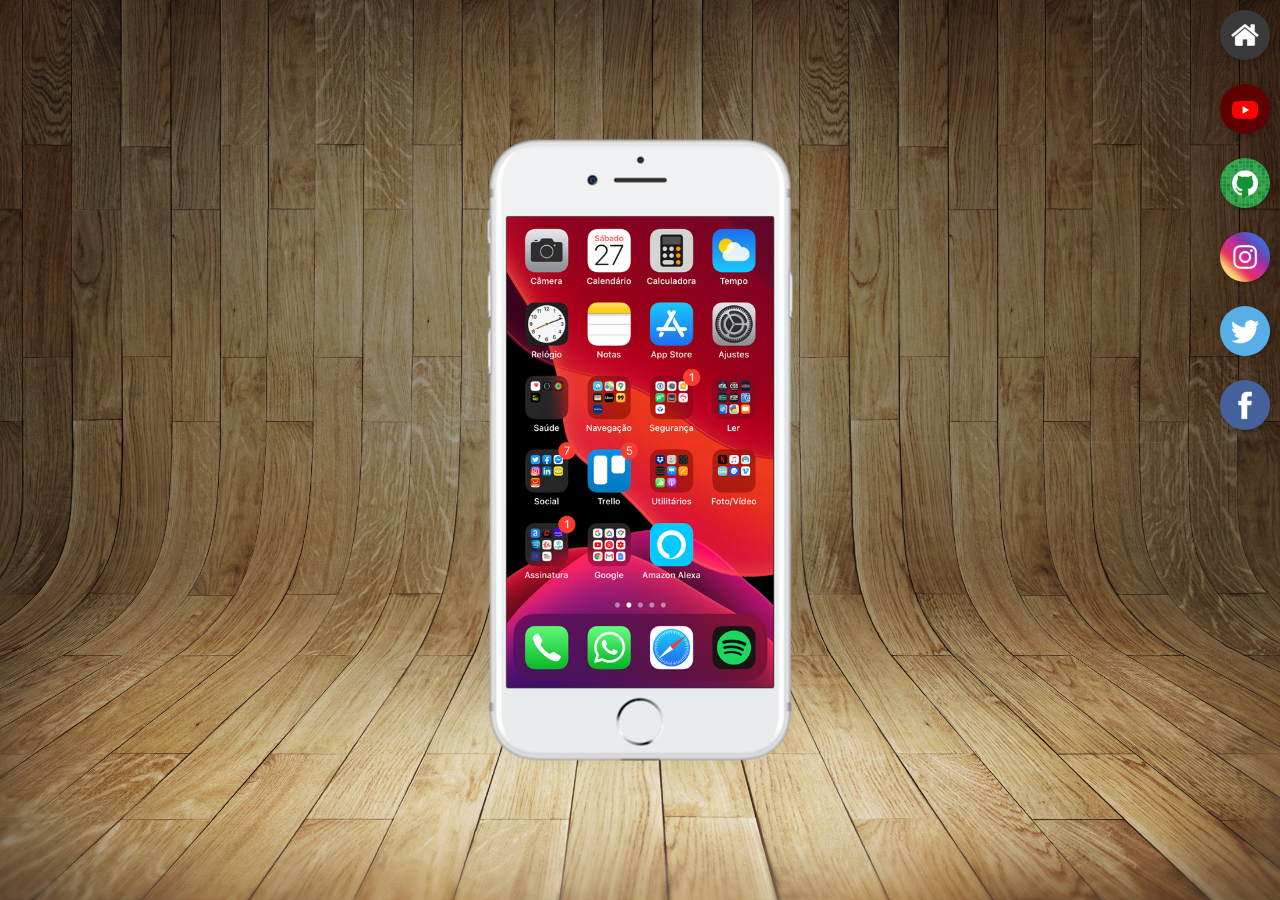
<file: index.html>
<!DOCTYPE html>
<html lang="pt-br">
<head>
    <meta charset="UTF-8">
    <meta name="viewport" content="width=device-width, initial-scale=1.0">
    <link rel="shortcut icon" href="favicon.ico" type="image/x-icon">
    <link rel="stylesheet" href="Estilos/style.css">
    <title>Projeto Redes Sociais</title>
</head>
<body>
    <main>
        <section id="telefone">
           <iframe src="home.html" name="tela" id="tela" frameborder="0">
            Seu navegador não é compativel com ísso.
           </iframe>
               
        </section>
        <section id="redes-sociais">
              <a href="home.html" target="tela"><img src="imagens/logo-home.jpg" alt="home"></a> <br>
              <a href="youtube.html" target="tela"><img src="imagens/logo-youtube.jpg" alt="youtube"></a> <br>
              <a href="gitgub.html" target="tela"><img src="imagens/logo-github.jpg" alt="github"></a> <br>
              <a href="instagran.html" target="tela"><img src="imagens/logo-instagram.jpg" alt="instagram"></a> <br>
              <a href="twitter.html" target="tela"><img src="imagens/logo-twitter.jpg" alt="twitter"></a> <br>
              <a href="facebook.html" target="tela"><img src="imagens/logo-facebook.jpg" alt="face"></a>
        </section>
    </main>
</body>
</html>
</file>
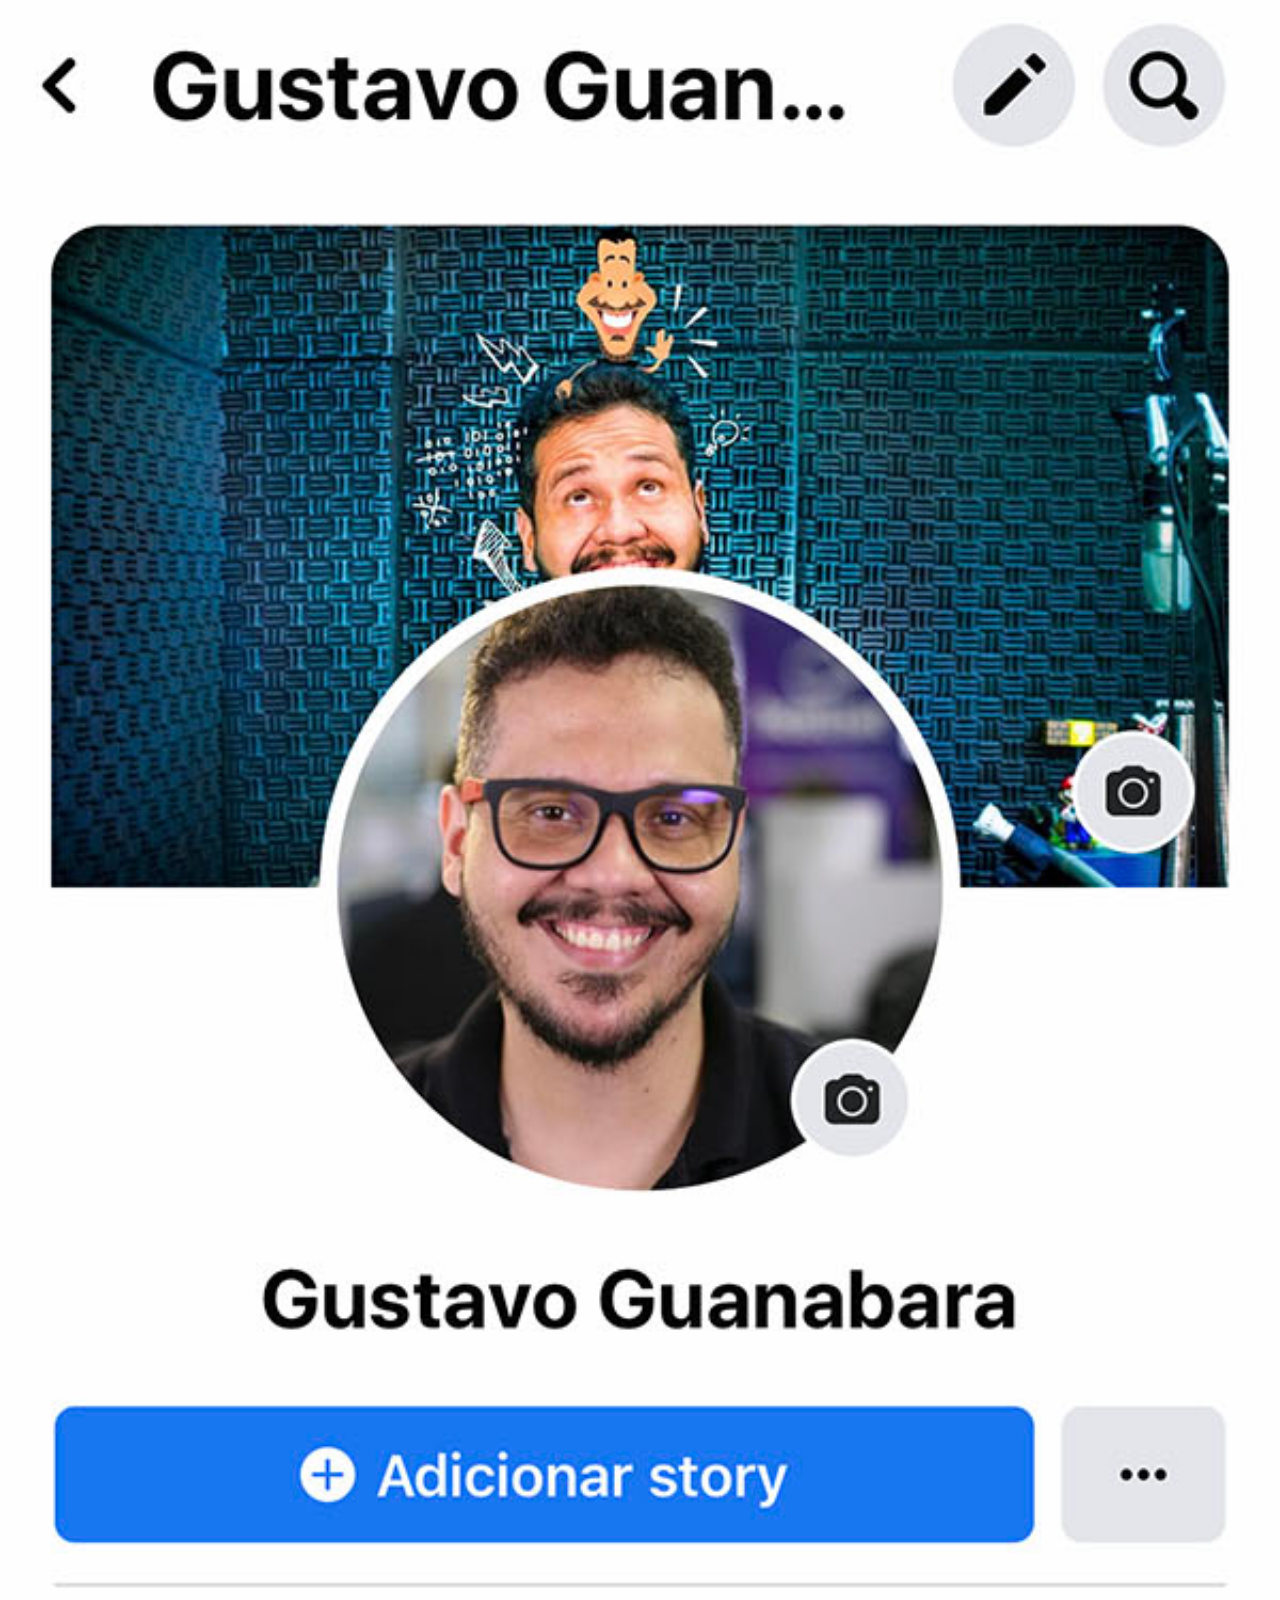
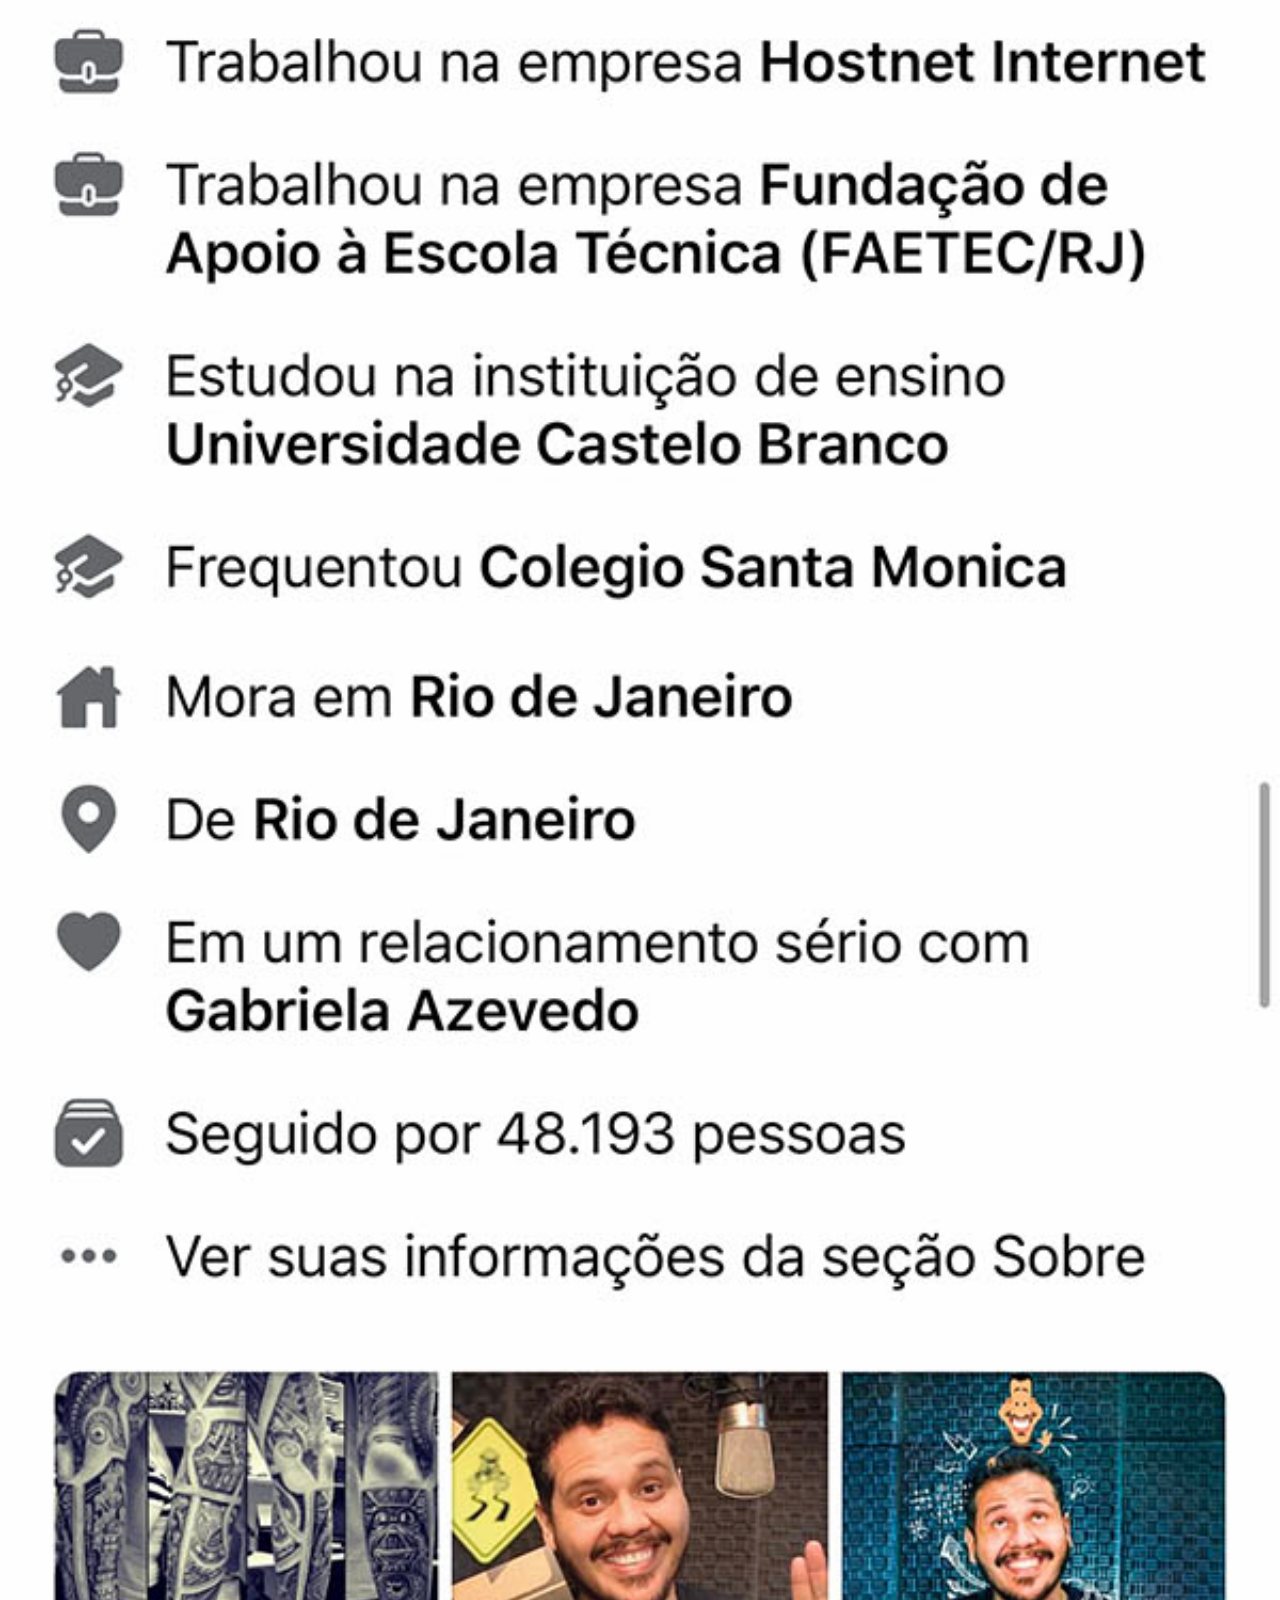
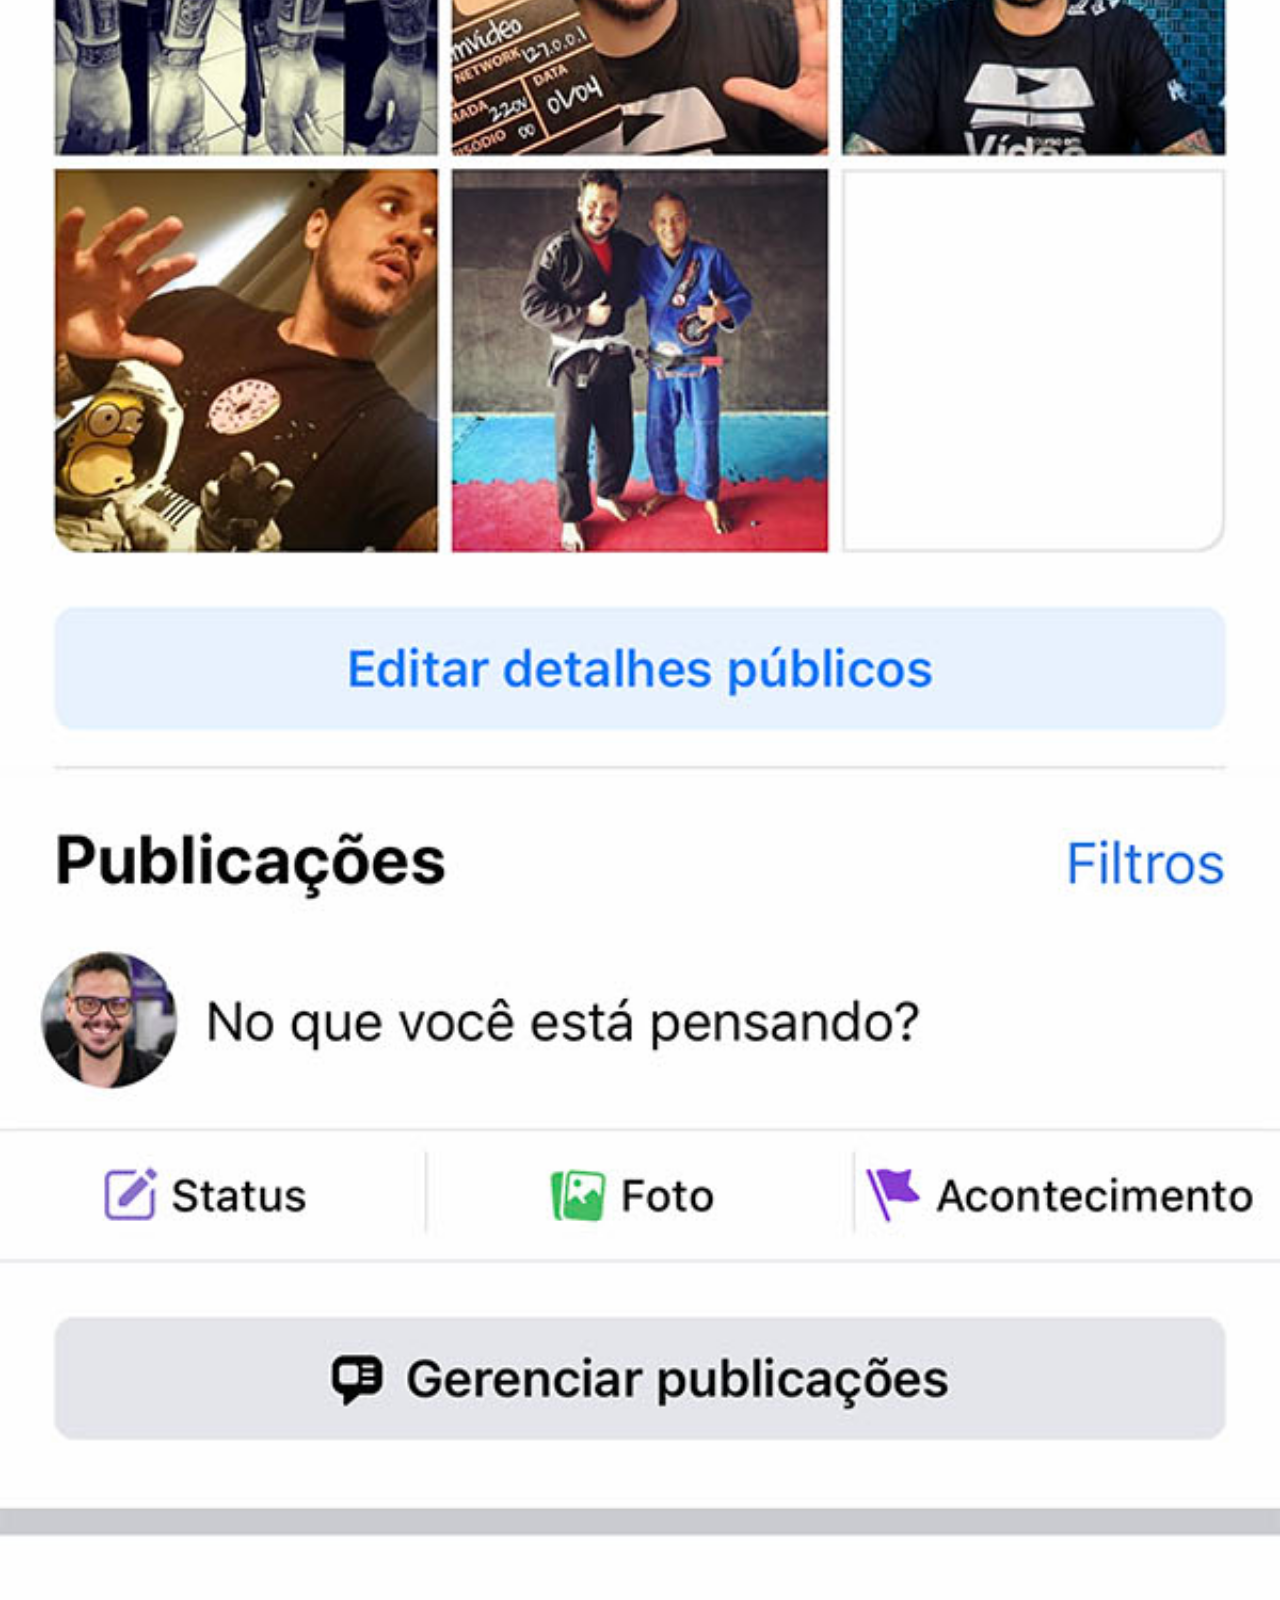
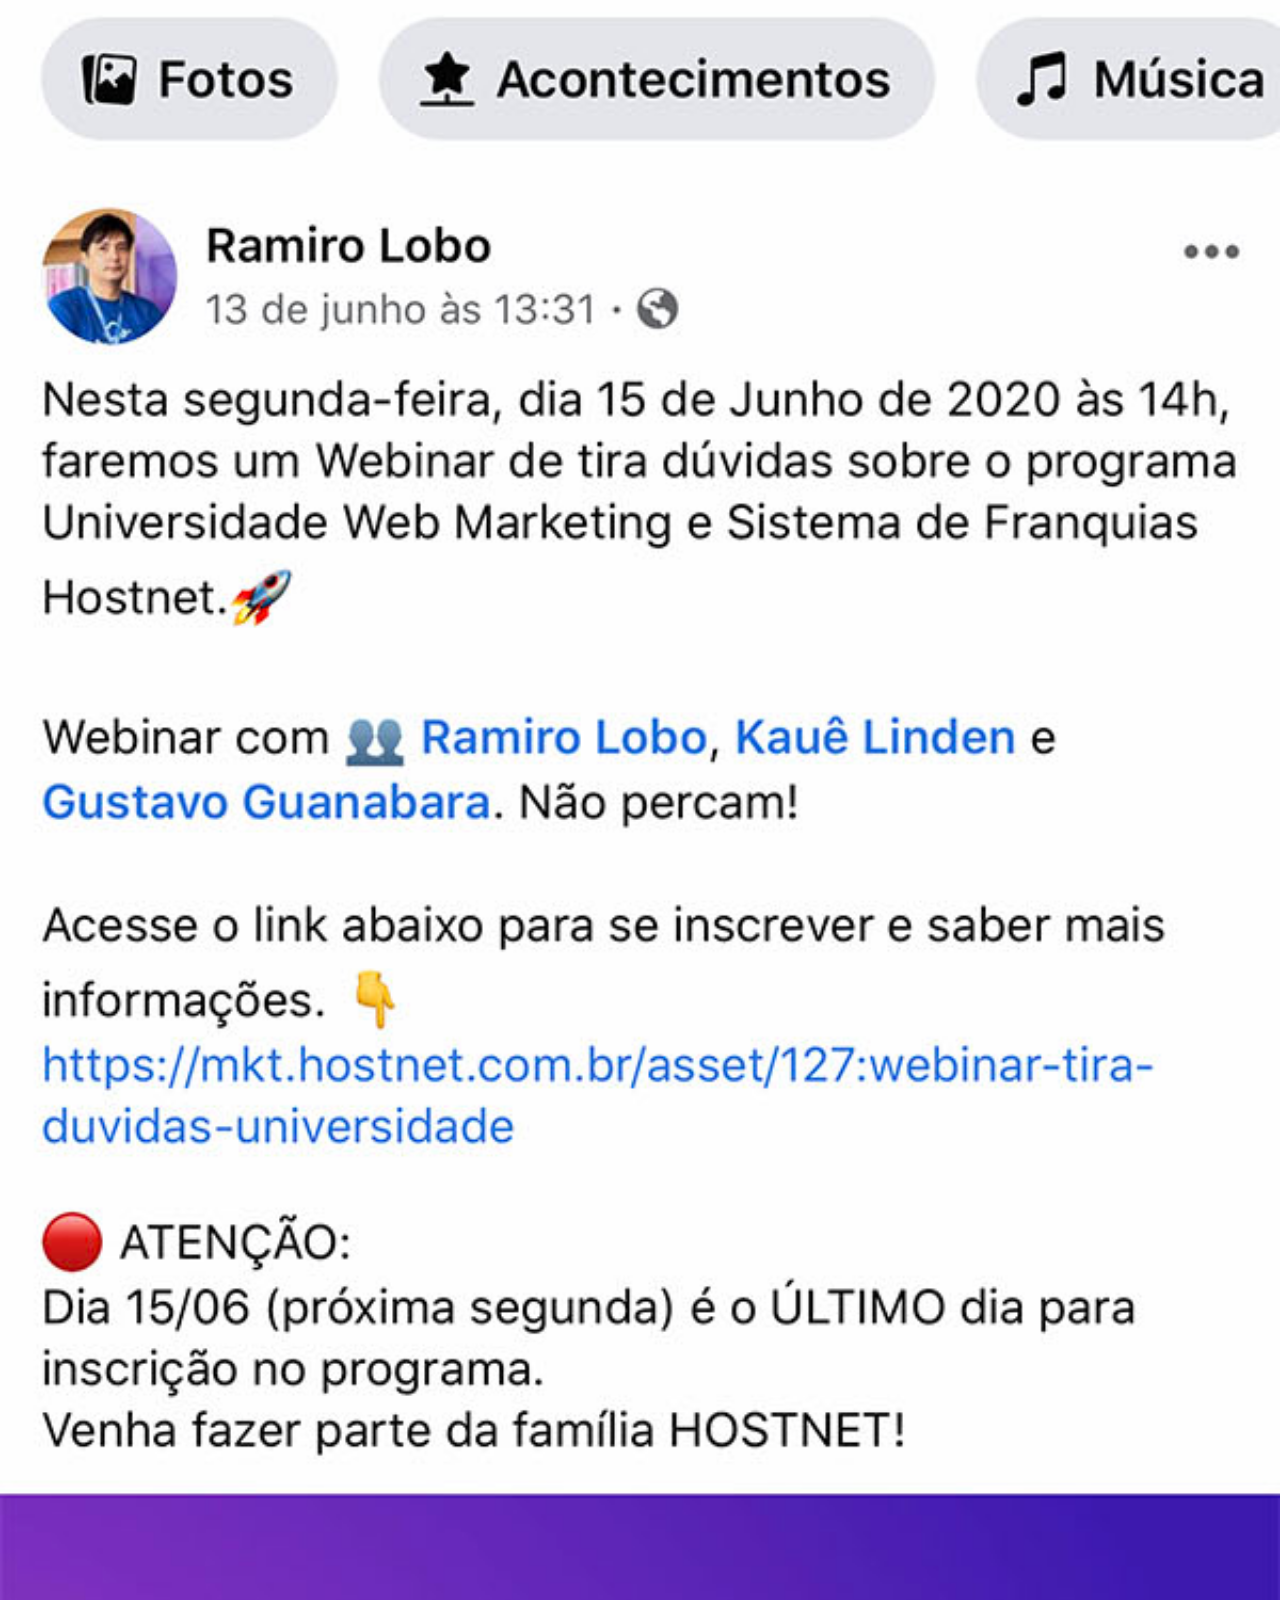
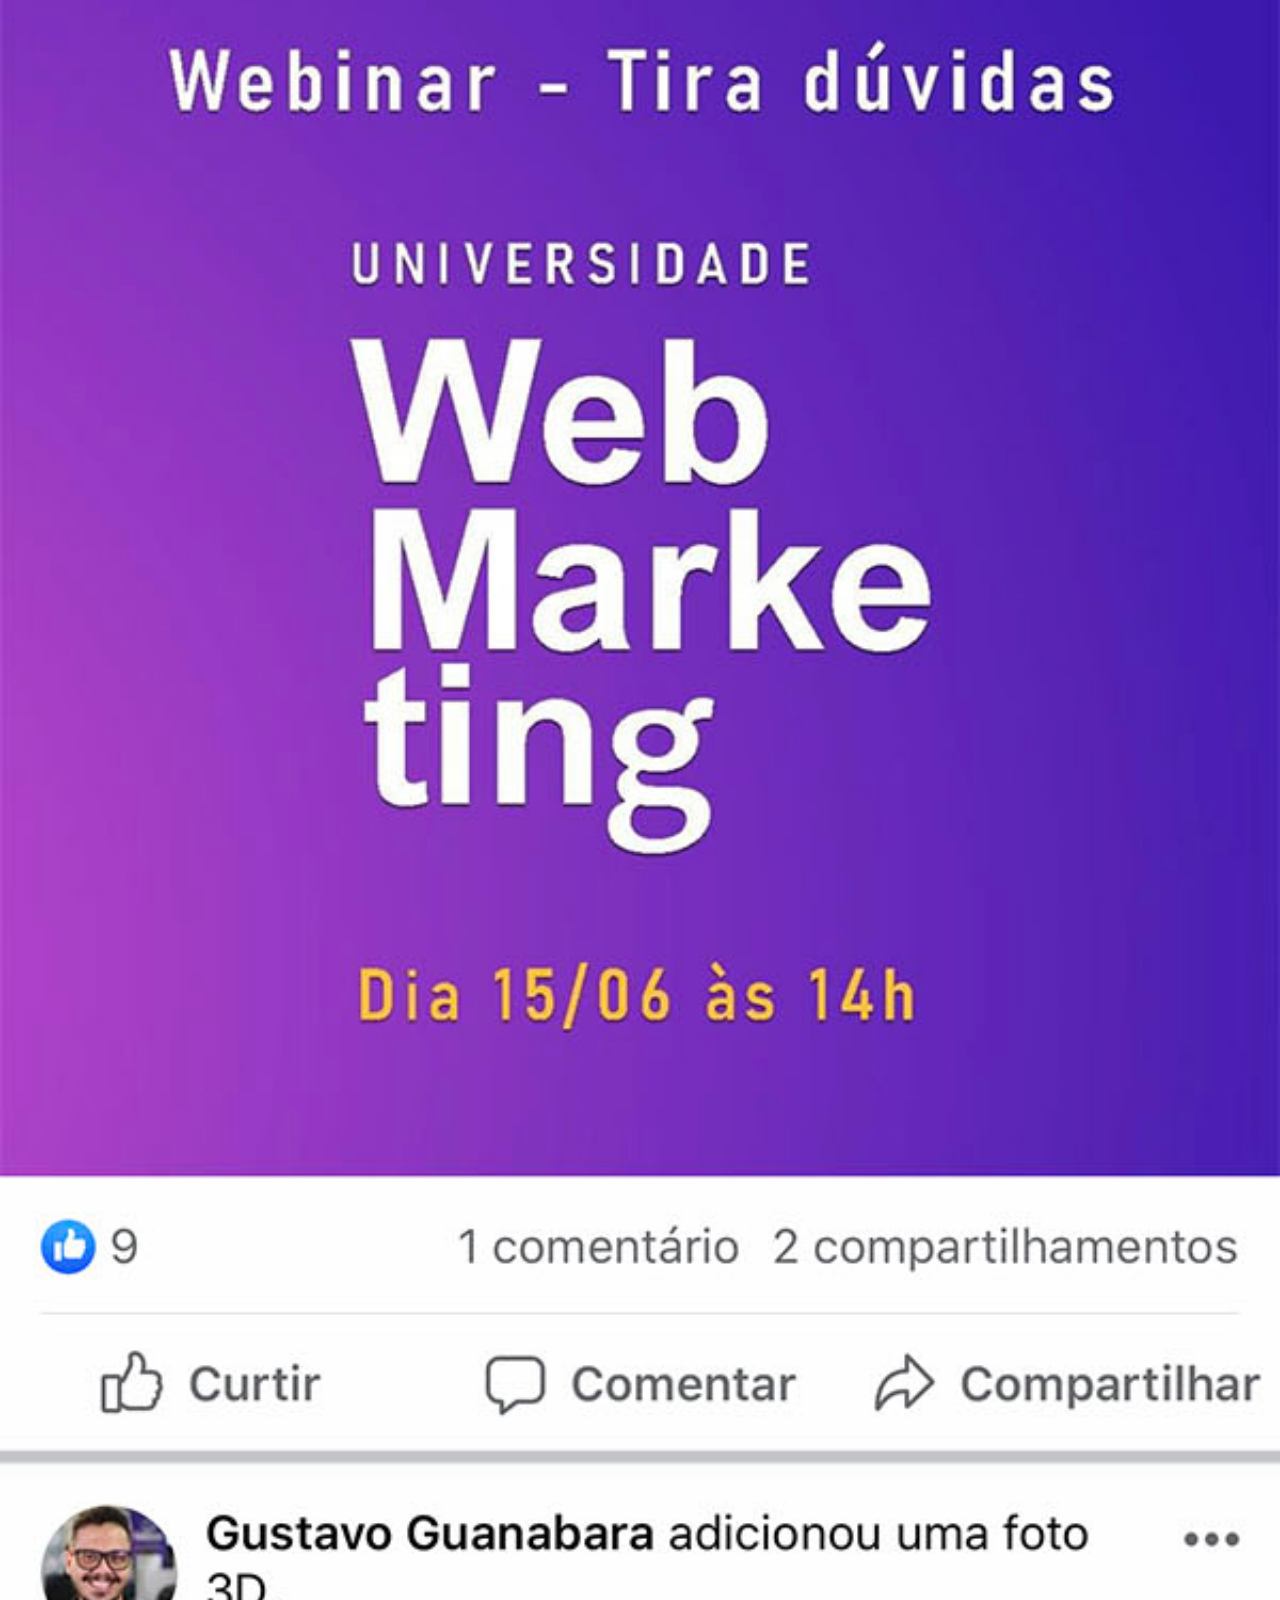
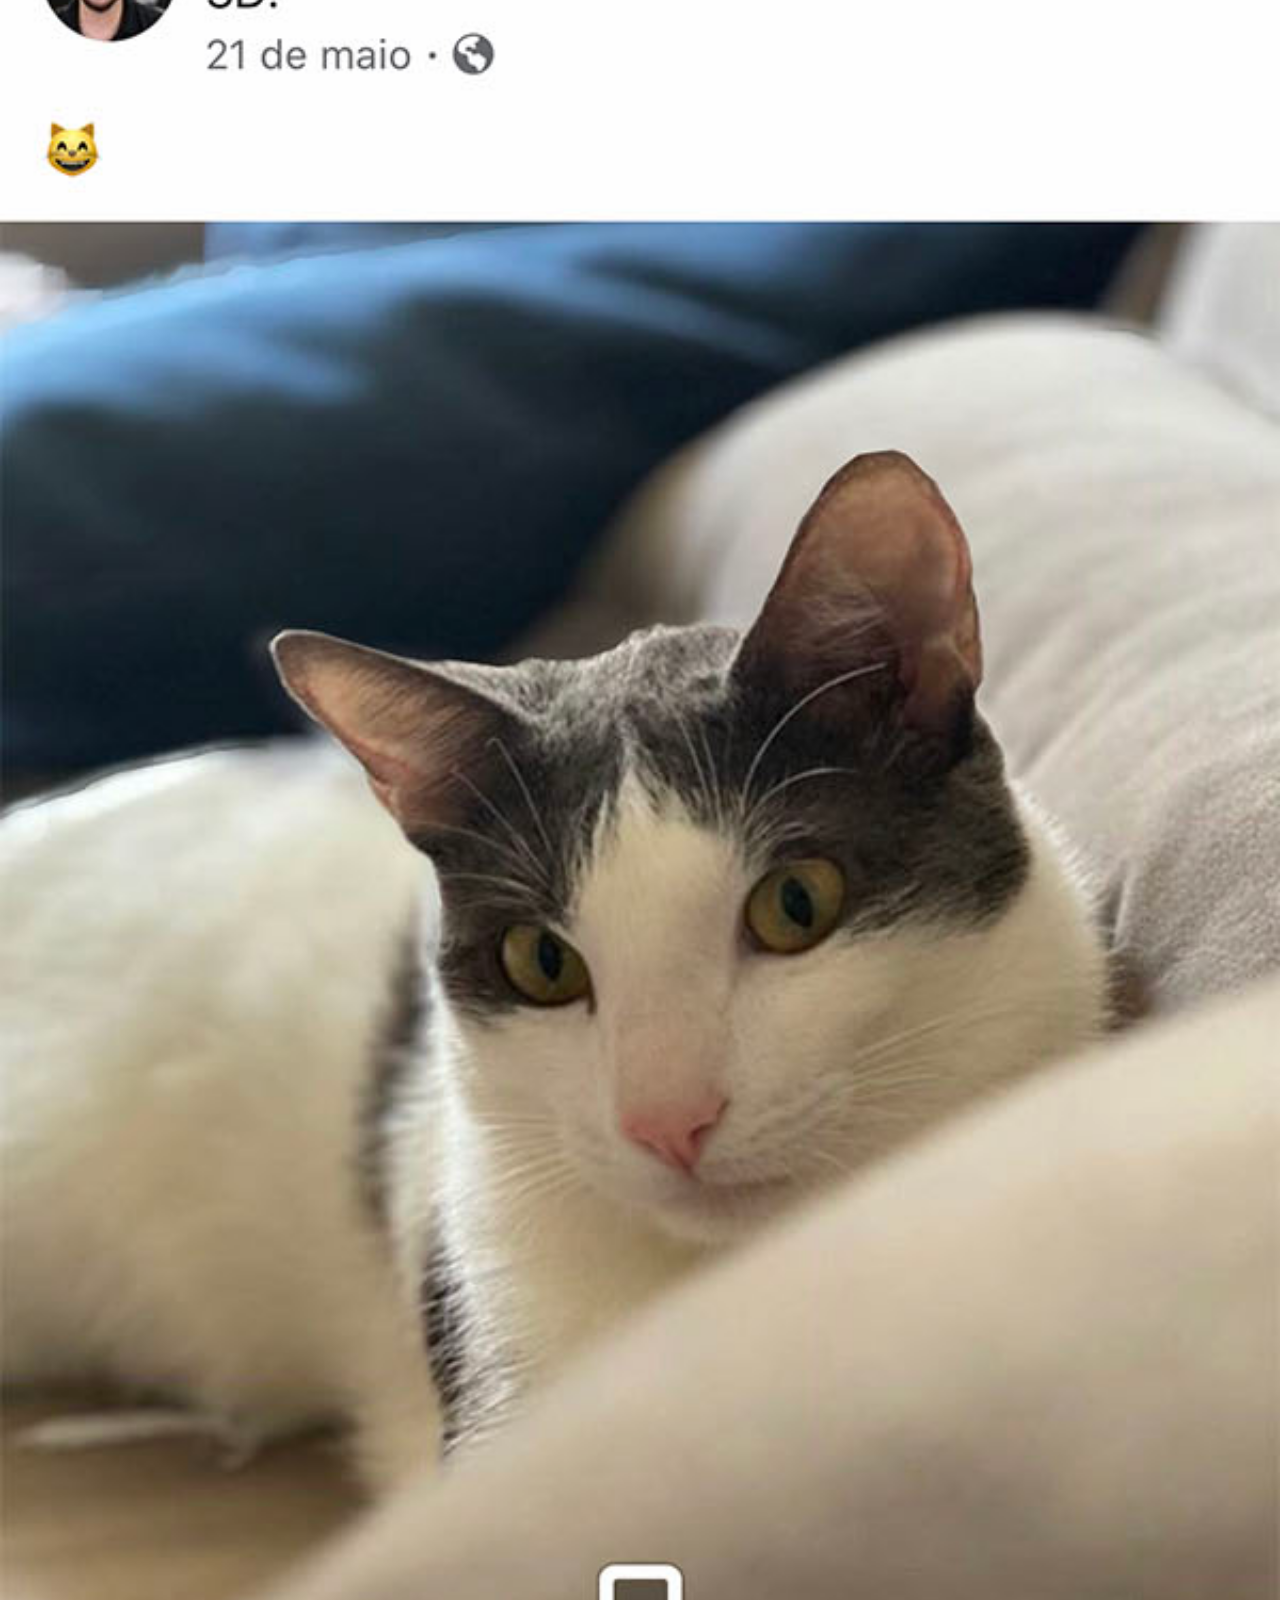
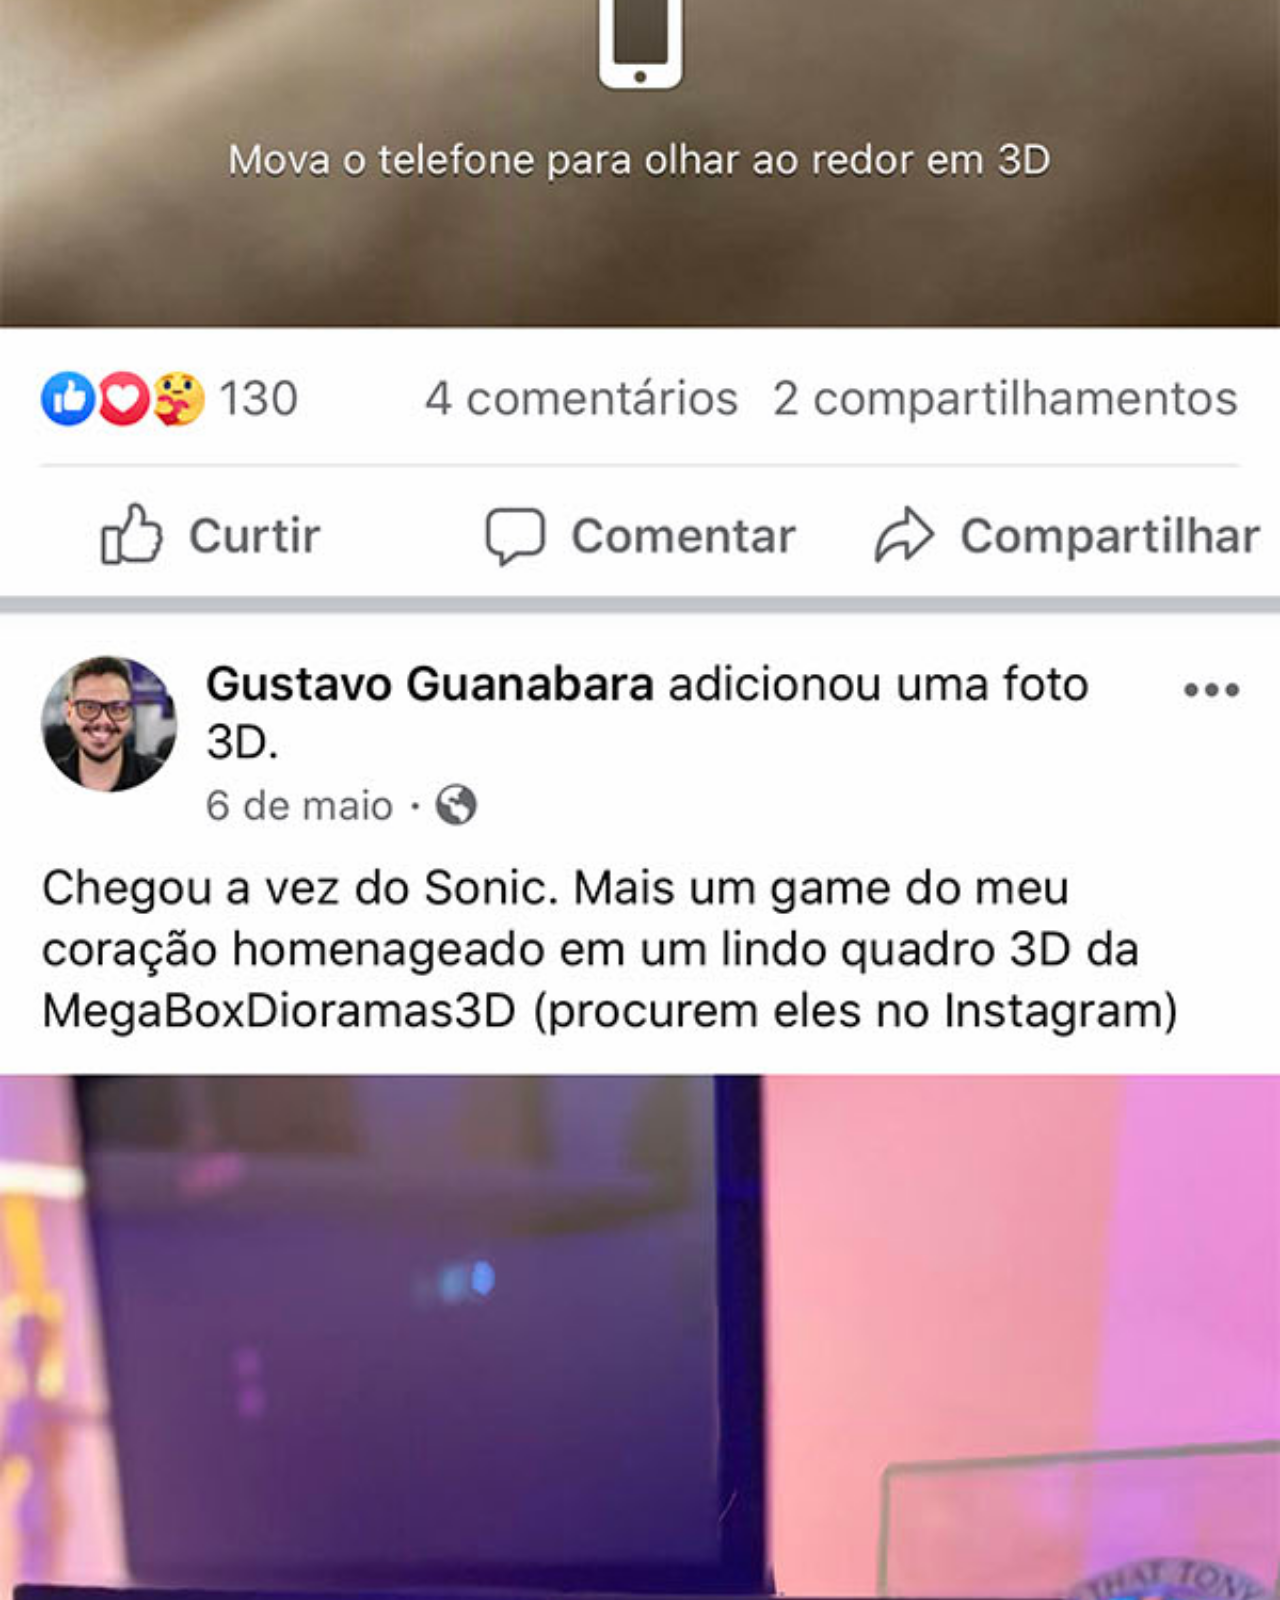
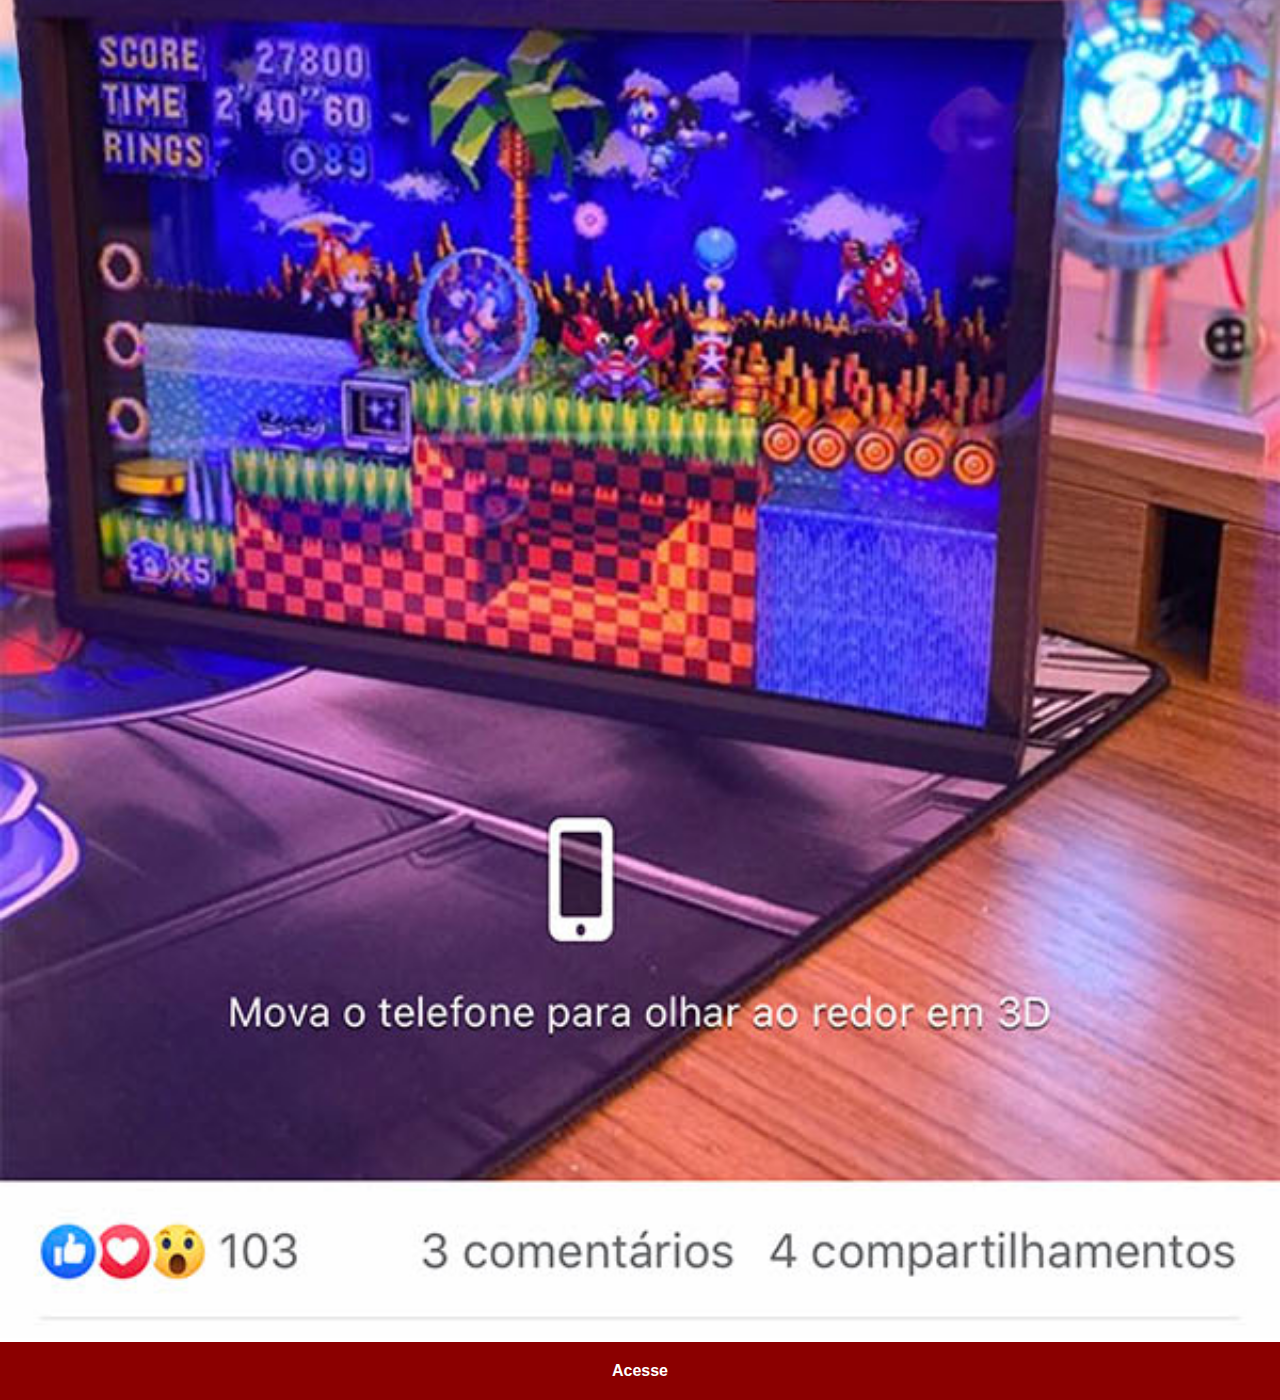
<file: facebook.html>
<!DOCTYPE html>
<html lang="pt-br">
<head>
    <meta charset="UTF-8">
    <meta name="viewport" content="width=device-width, initial-scale=1.0">
    <title>face</title>
    <link rel="stylesheet" href="Estilos/social.css">
</head>
<body>
    <img src="imagens/tela-facebook.jpg" alt="">
    <a href="https://www.facebook.com/?locale=pt_BR" target="_blank">Acesse</a>
</body>
</html>
</file>
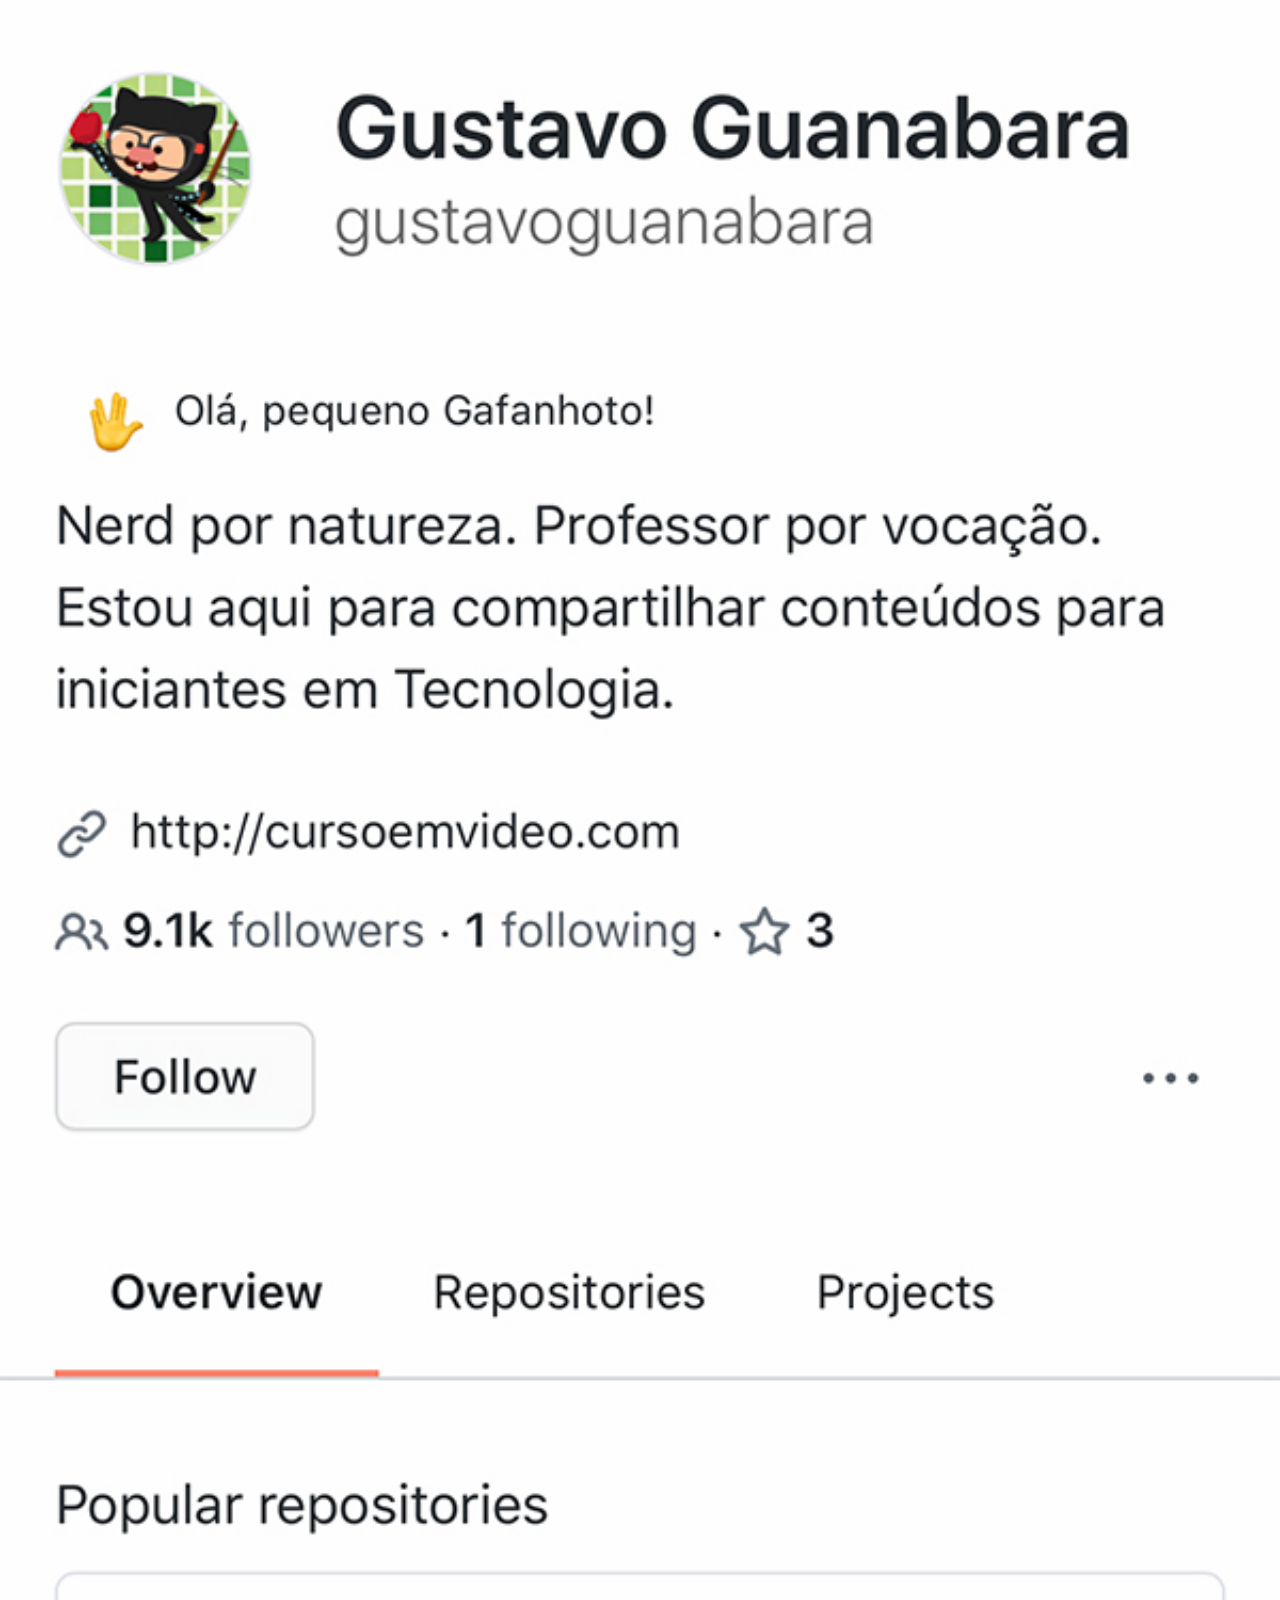
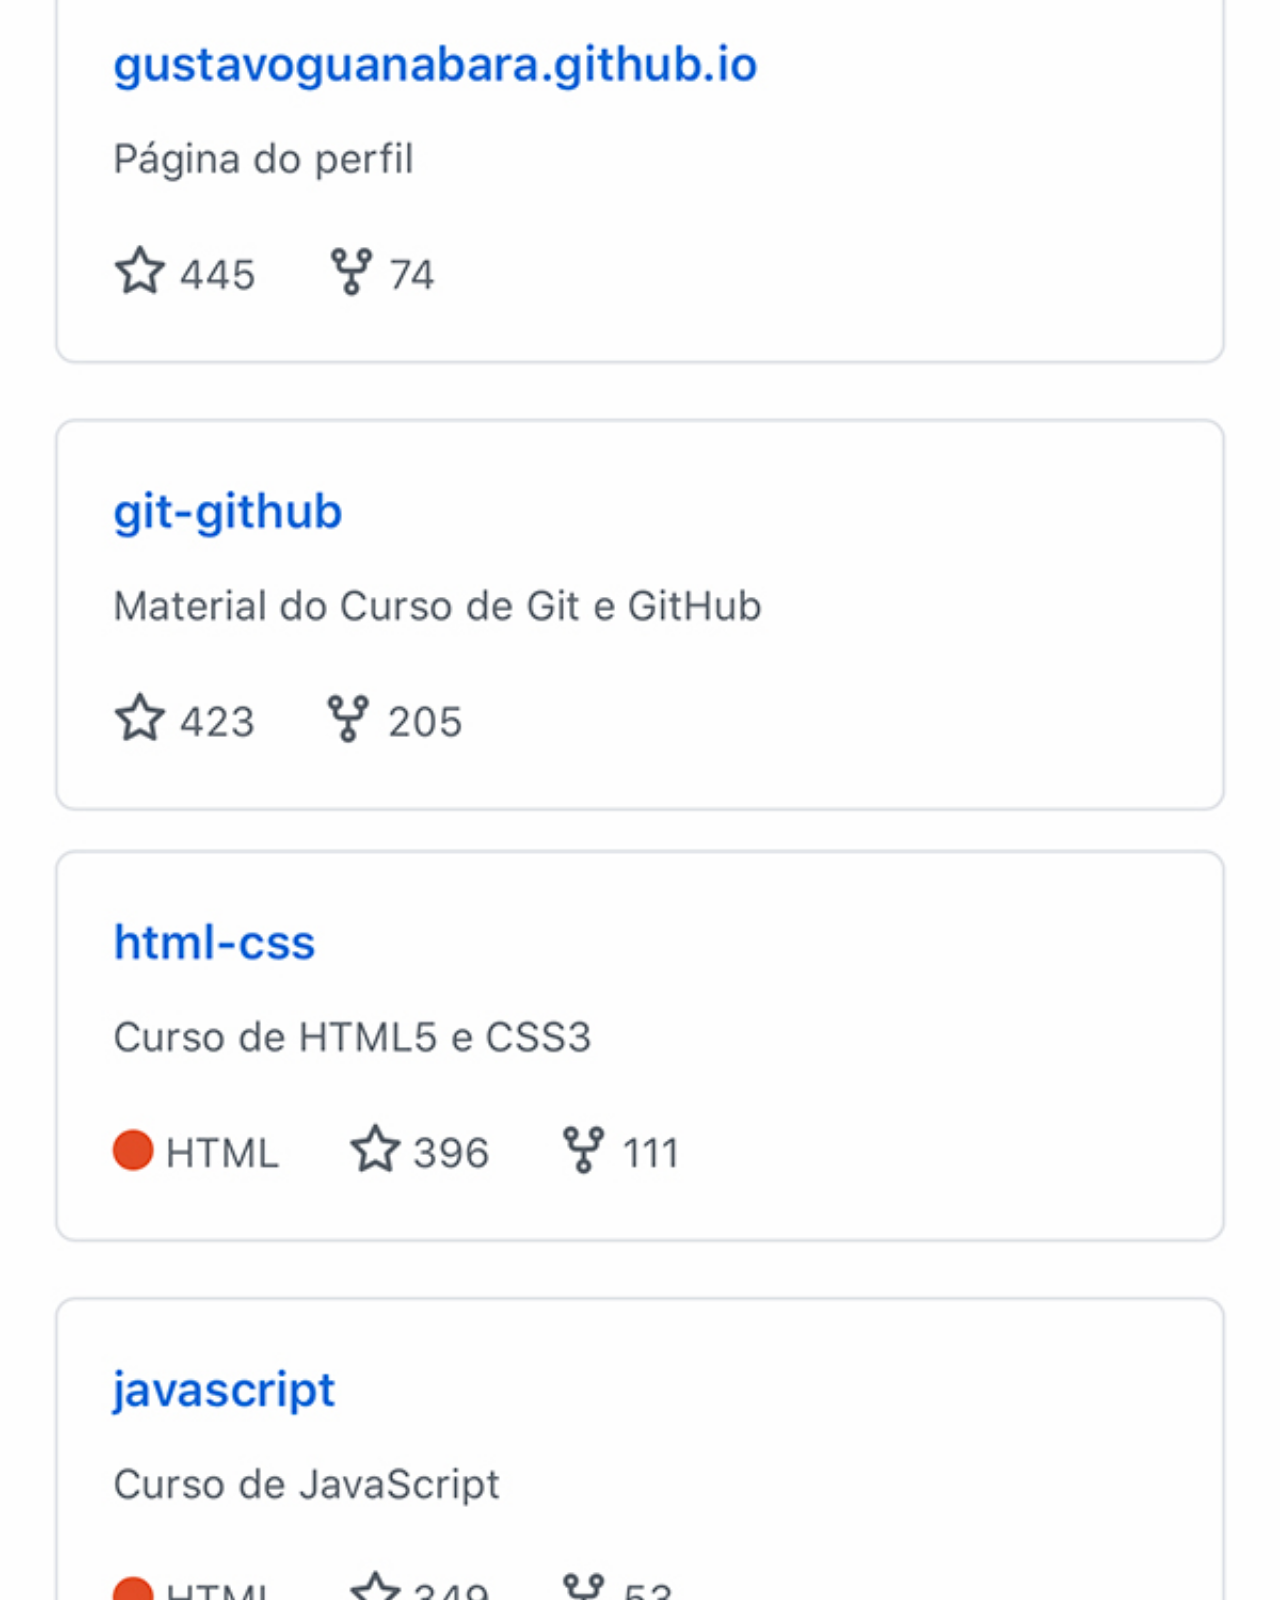
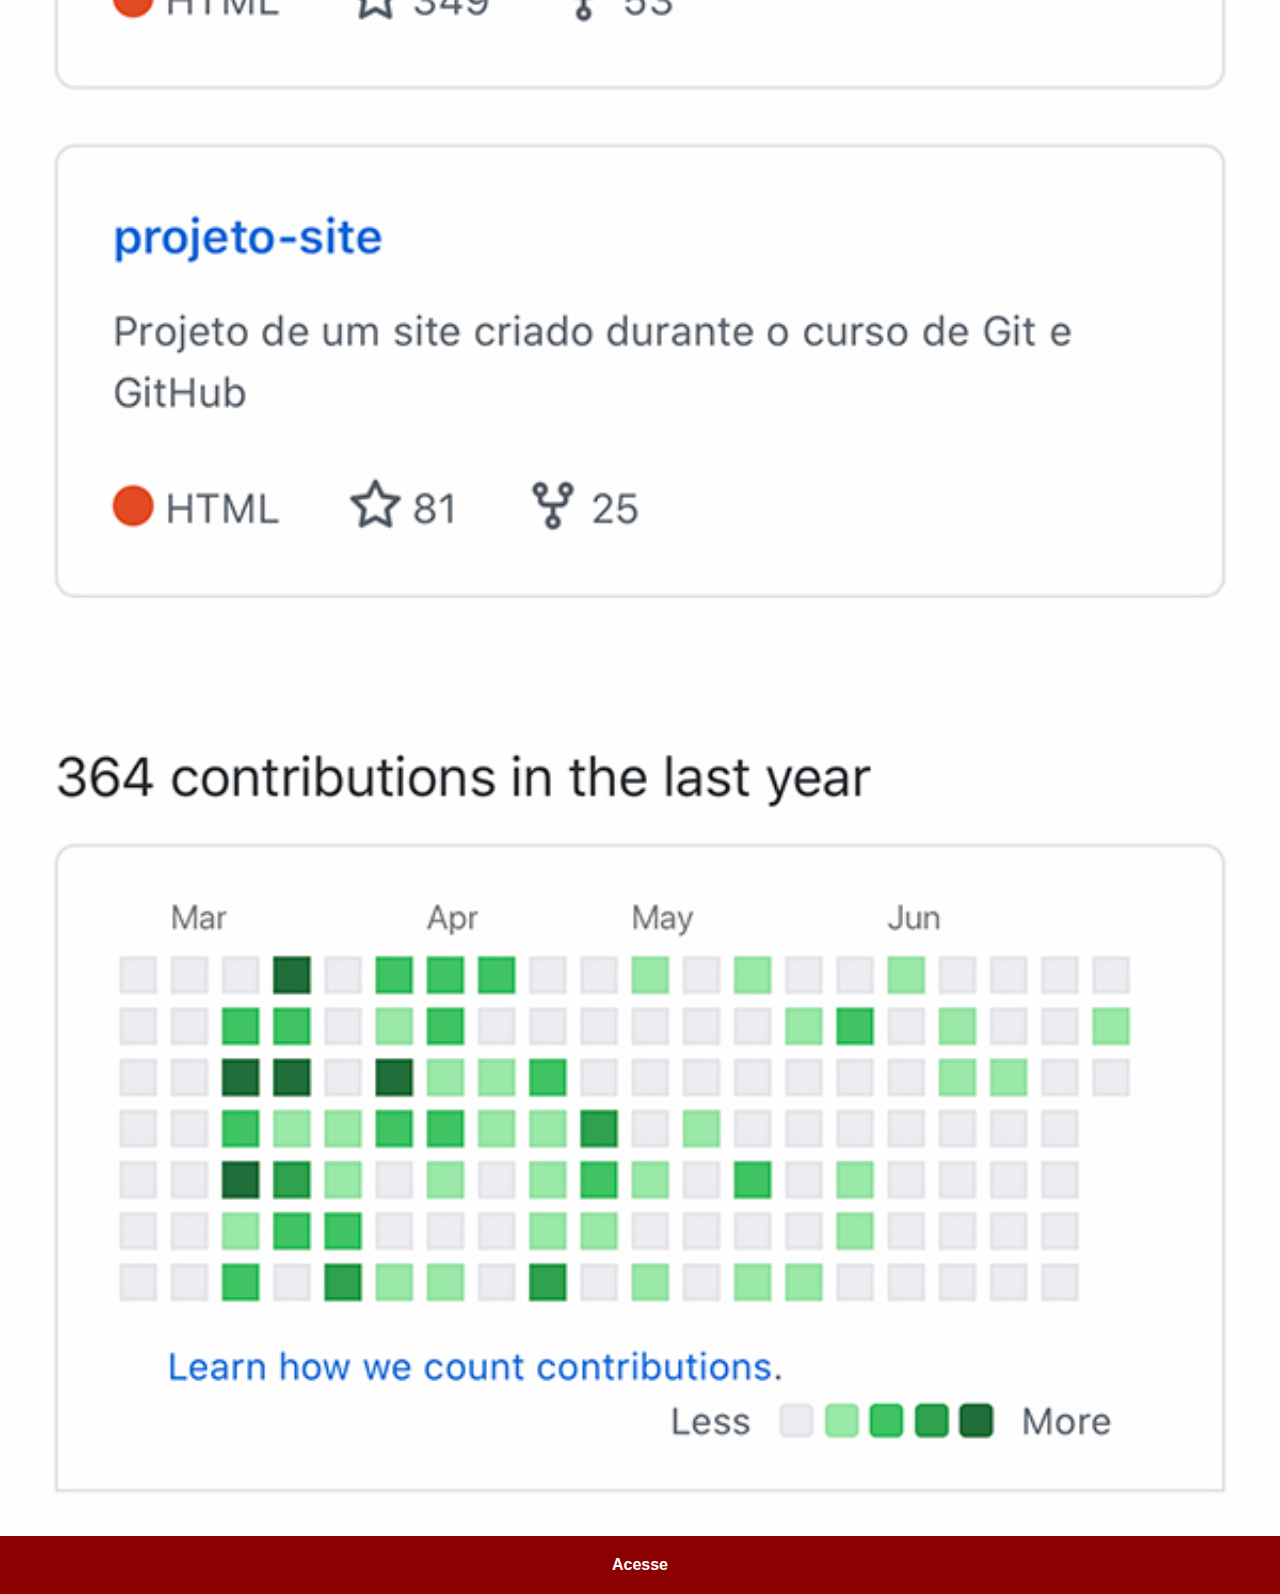
<file: gitgub.html>
<!DOCTYPE html>
<html lang="pt-br">
<head>
    <meta charset="UTF-8">
    <meta name="viewport" content="width=device-width, initial-scale=1.0">
    <title>github</title>
    <link rel="stylesheet" href="Estilos/social.css">
</head>
<body>
    <img src="imagens/tela-github.jpg" alt="">
    <a href="https://github.com/JoaoVictor1819" target="_blank">Acesse</a>
</body>
</html>
</file>
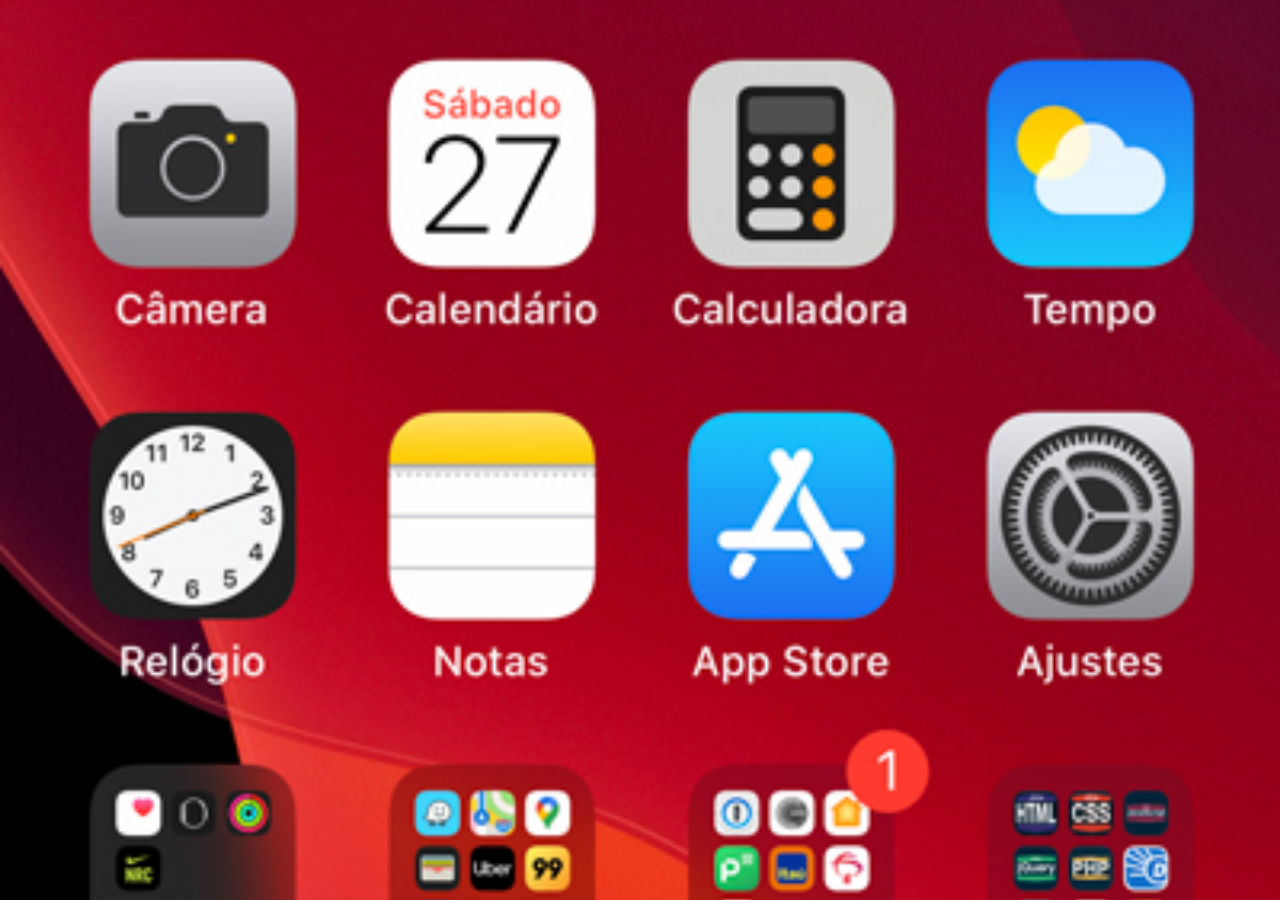
<file: home.html>
<!DOCTYPE html>
<html lang="pt-br">
<head>
    <meta charset="UTF-8">
    <meta name="viewport" content="width=device-width, initial-scale=1.0">
    <title>home</title>
</head>
<style>
    *{
        margin: 0px;
        padding: 0px;
    }

    body{
        width: 100vw;
        height: 100vh;
        background-color: black;
        background-image: url('imagens/tela-home.jpg');
        background-repeat: no-repeat;
        background-position: top center;
        background-size: cover;
    }

</style>
<body>
    
</body>
</html>
</file>
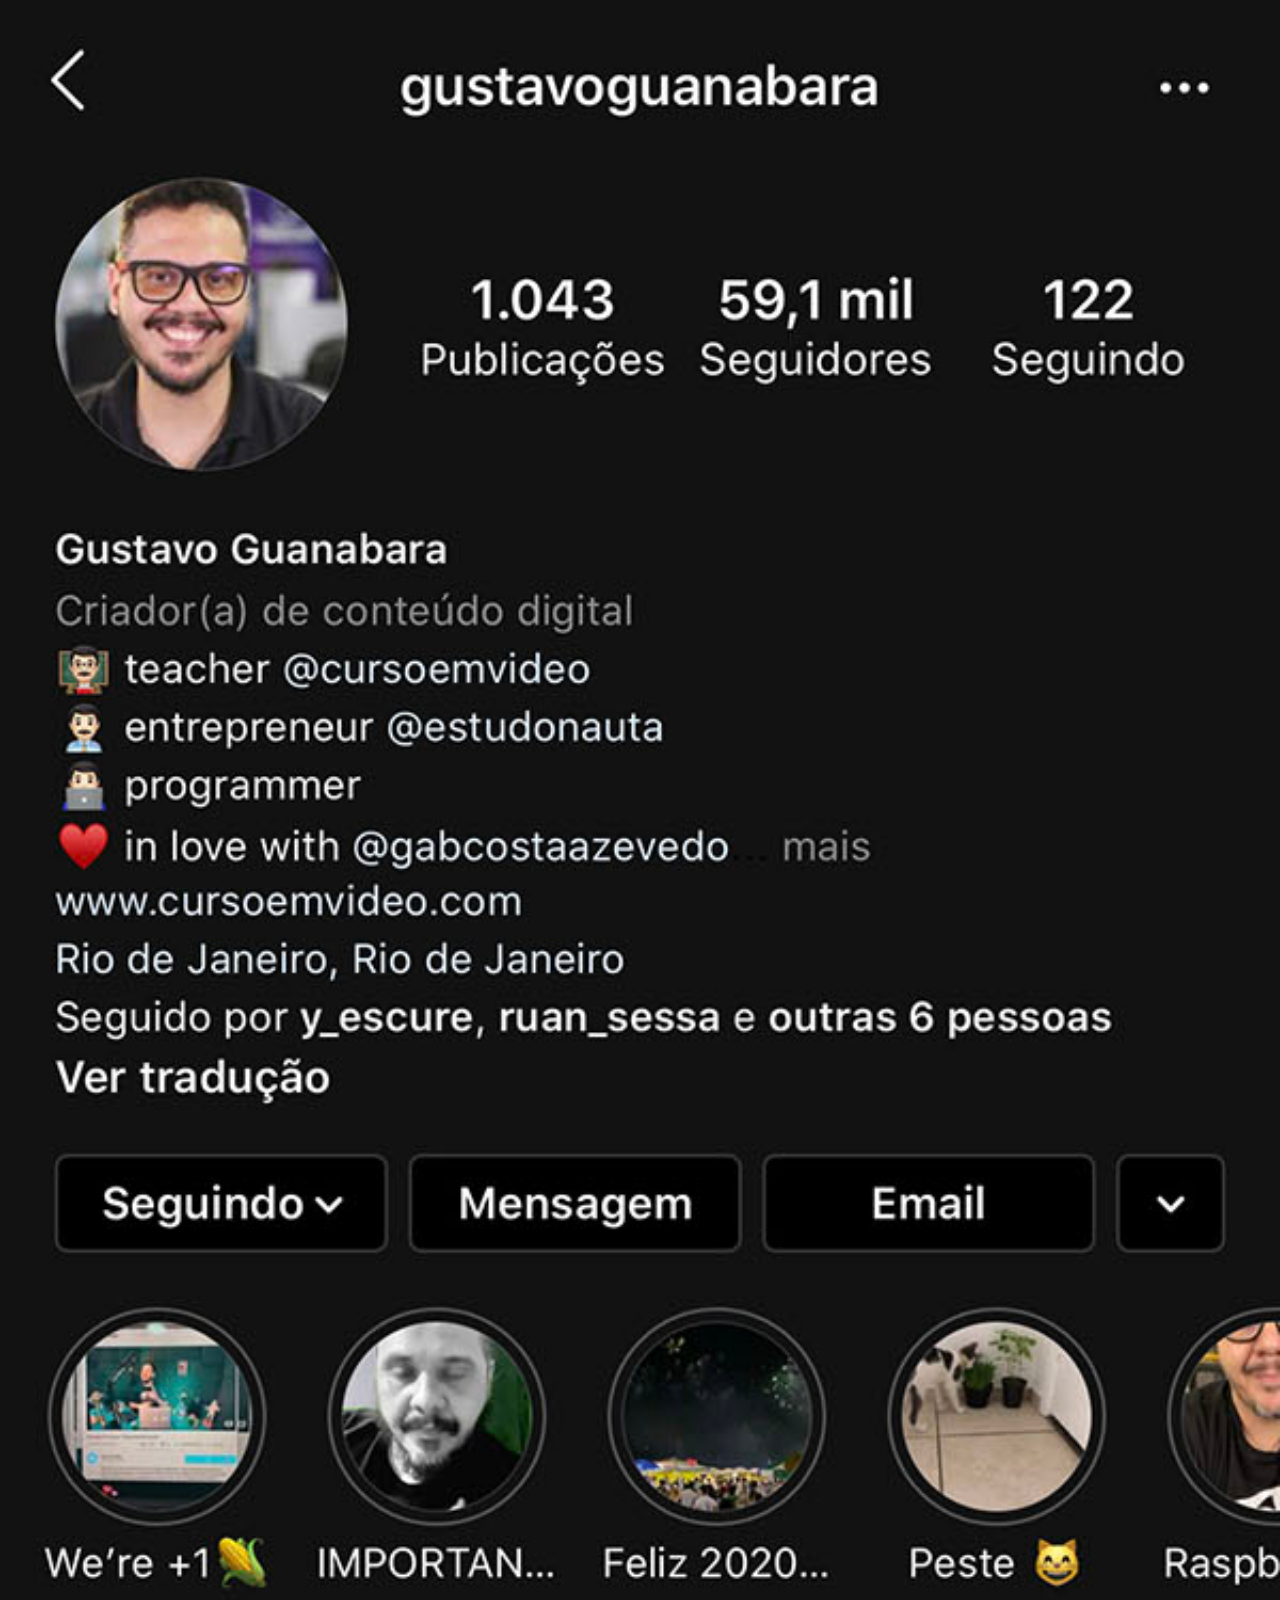
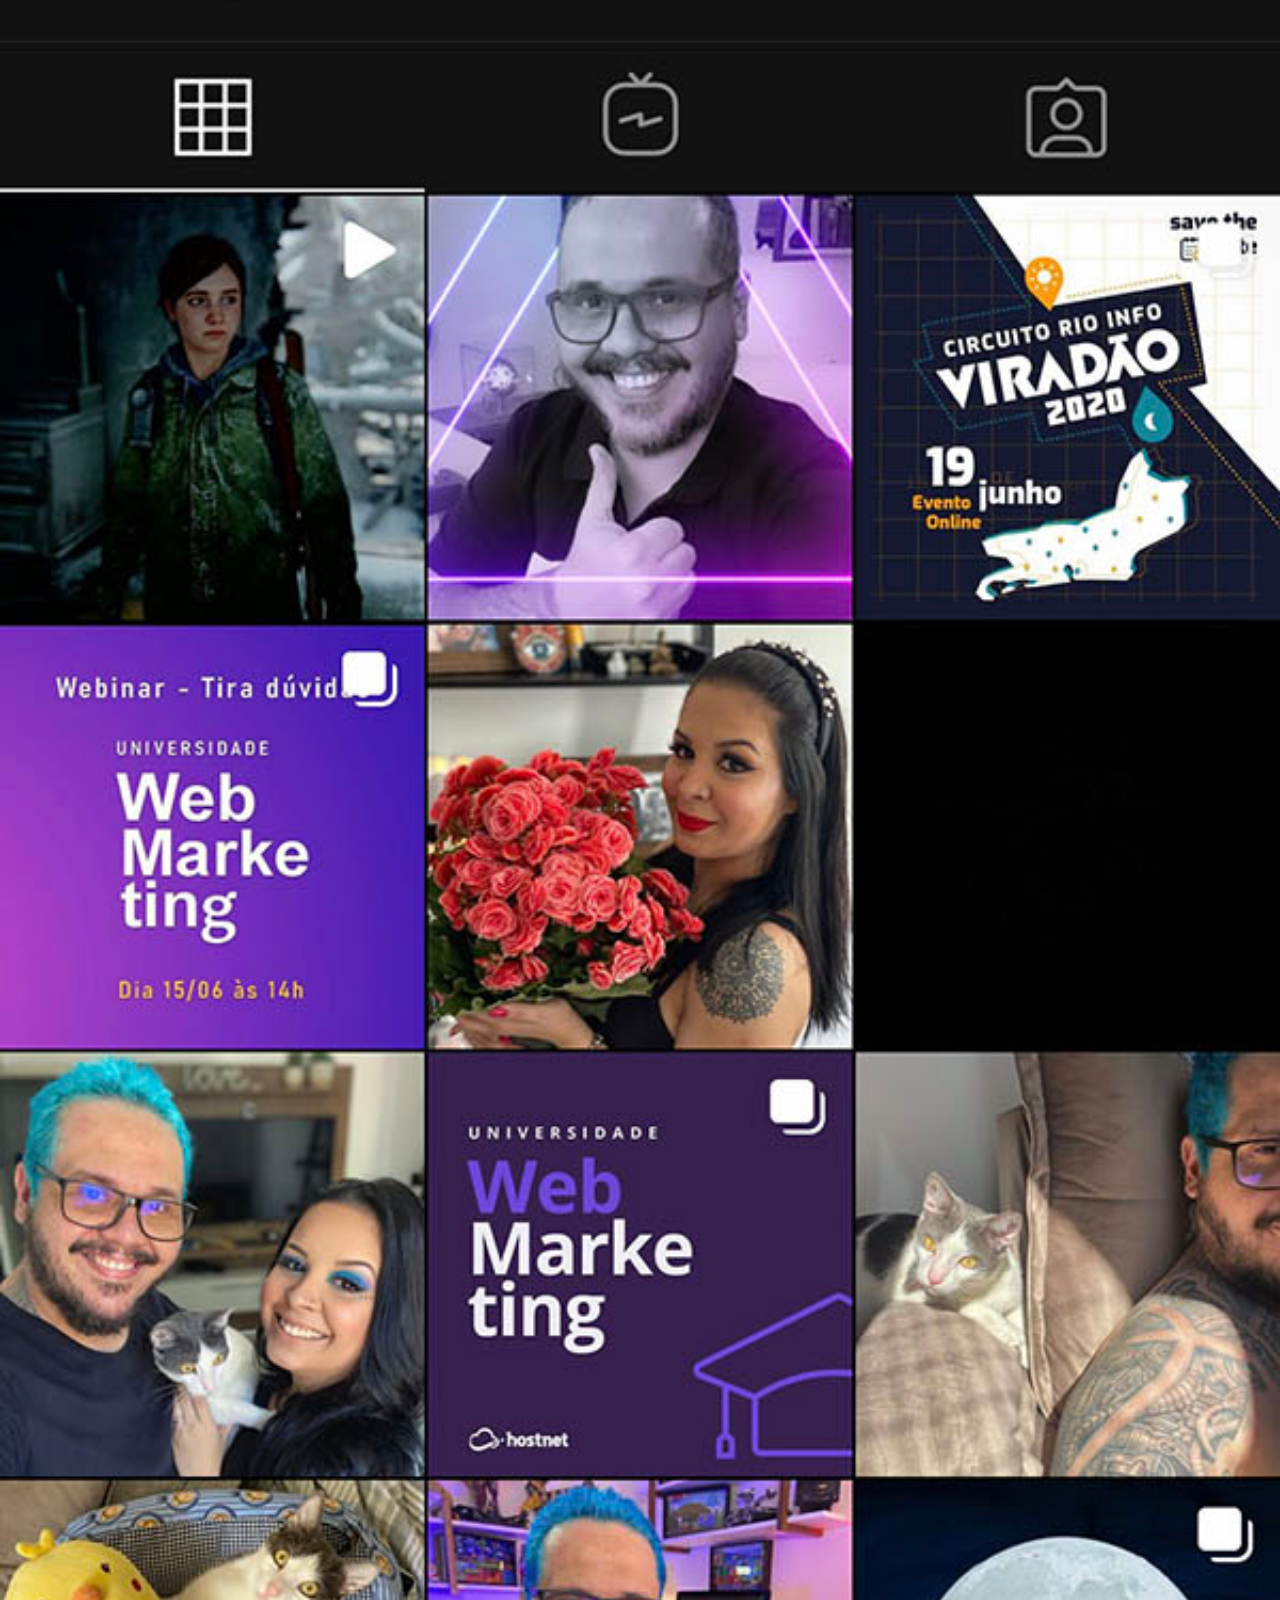
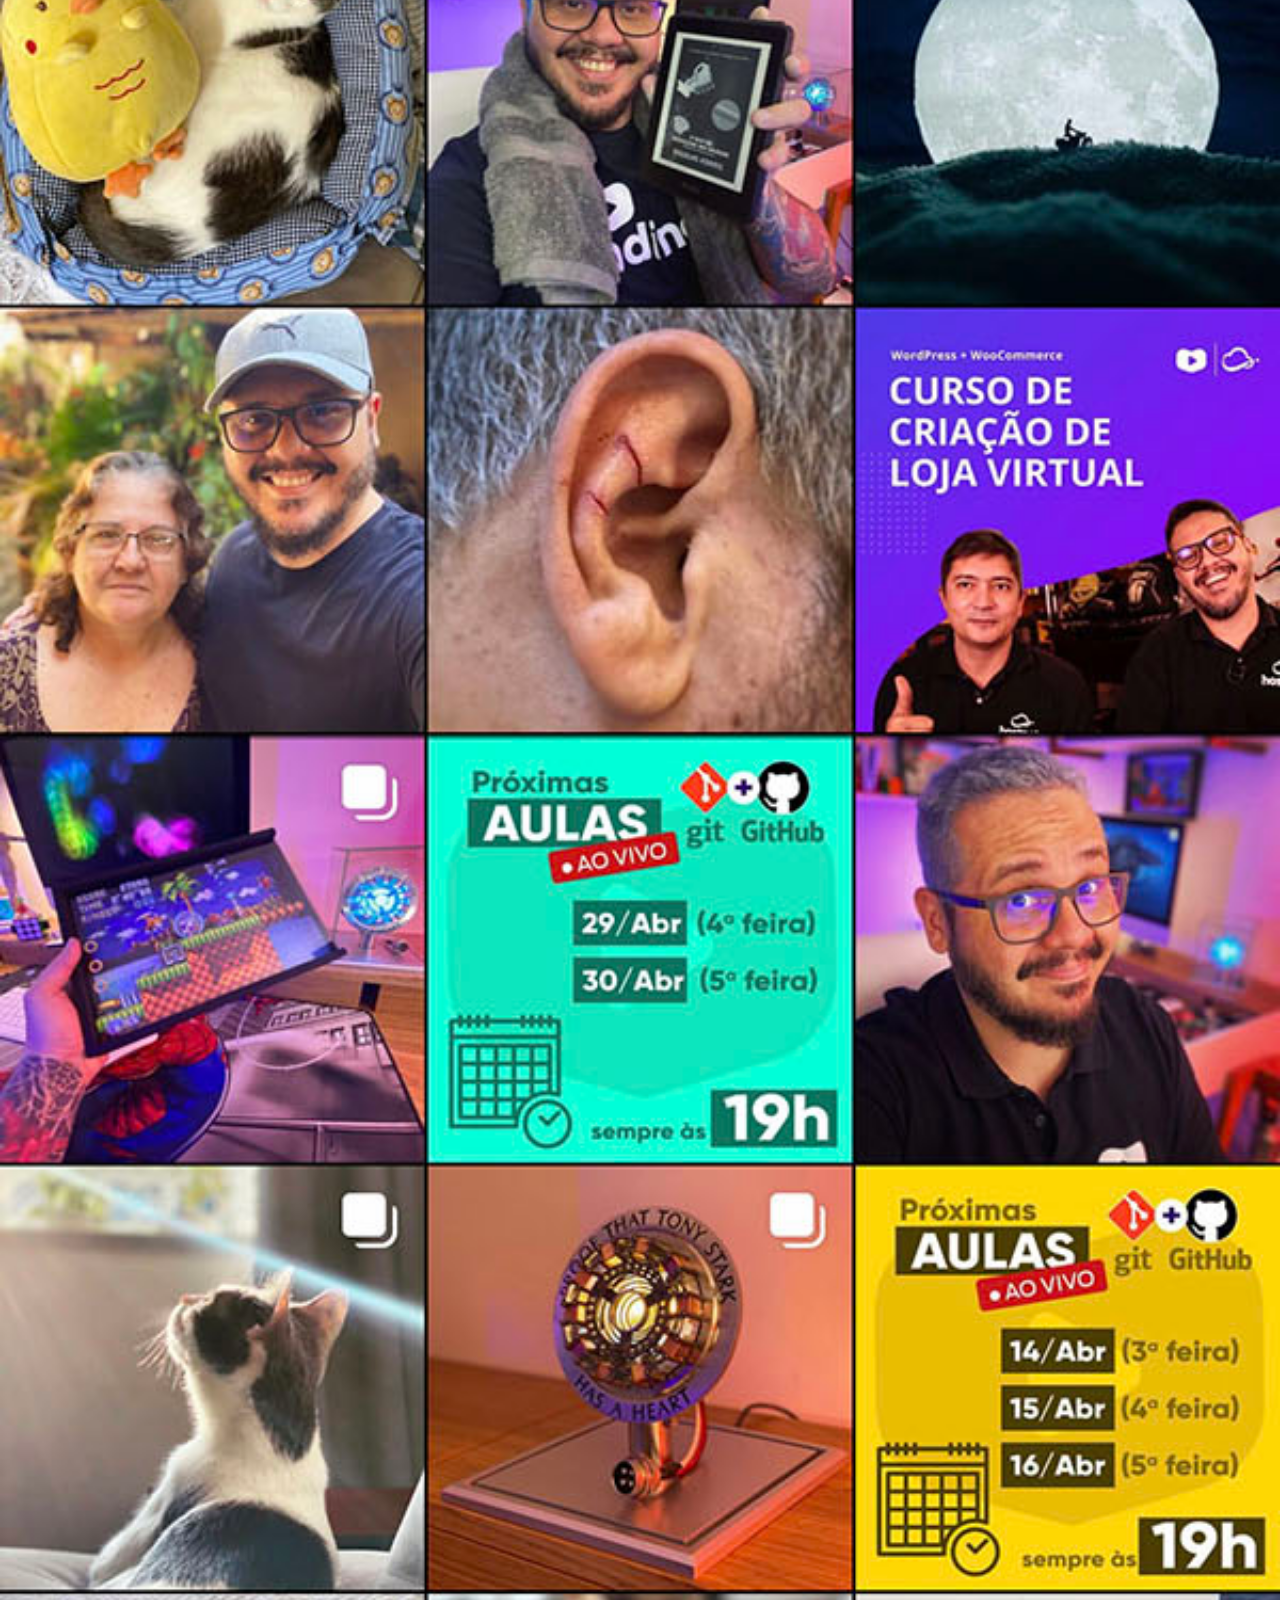
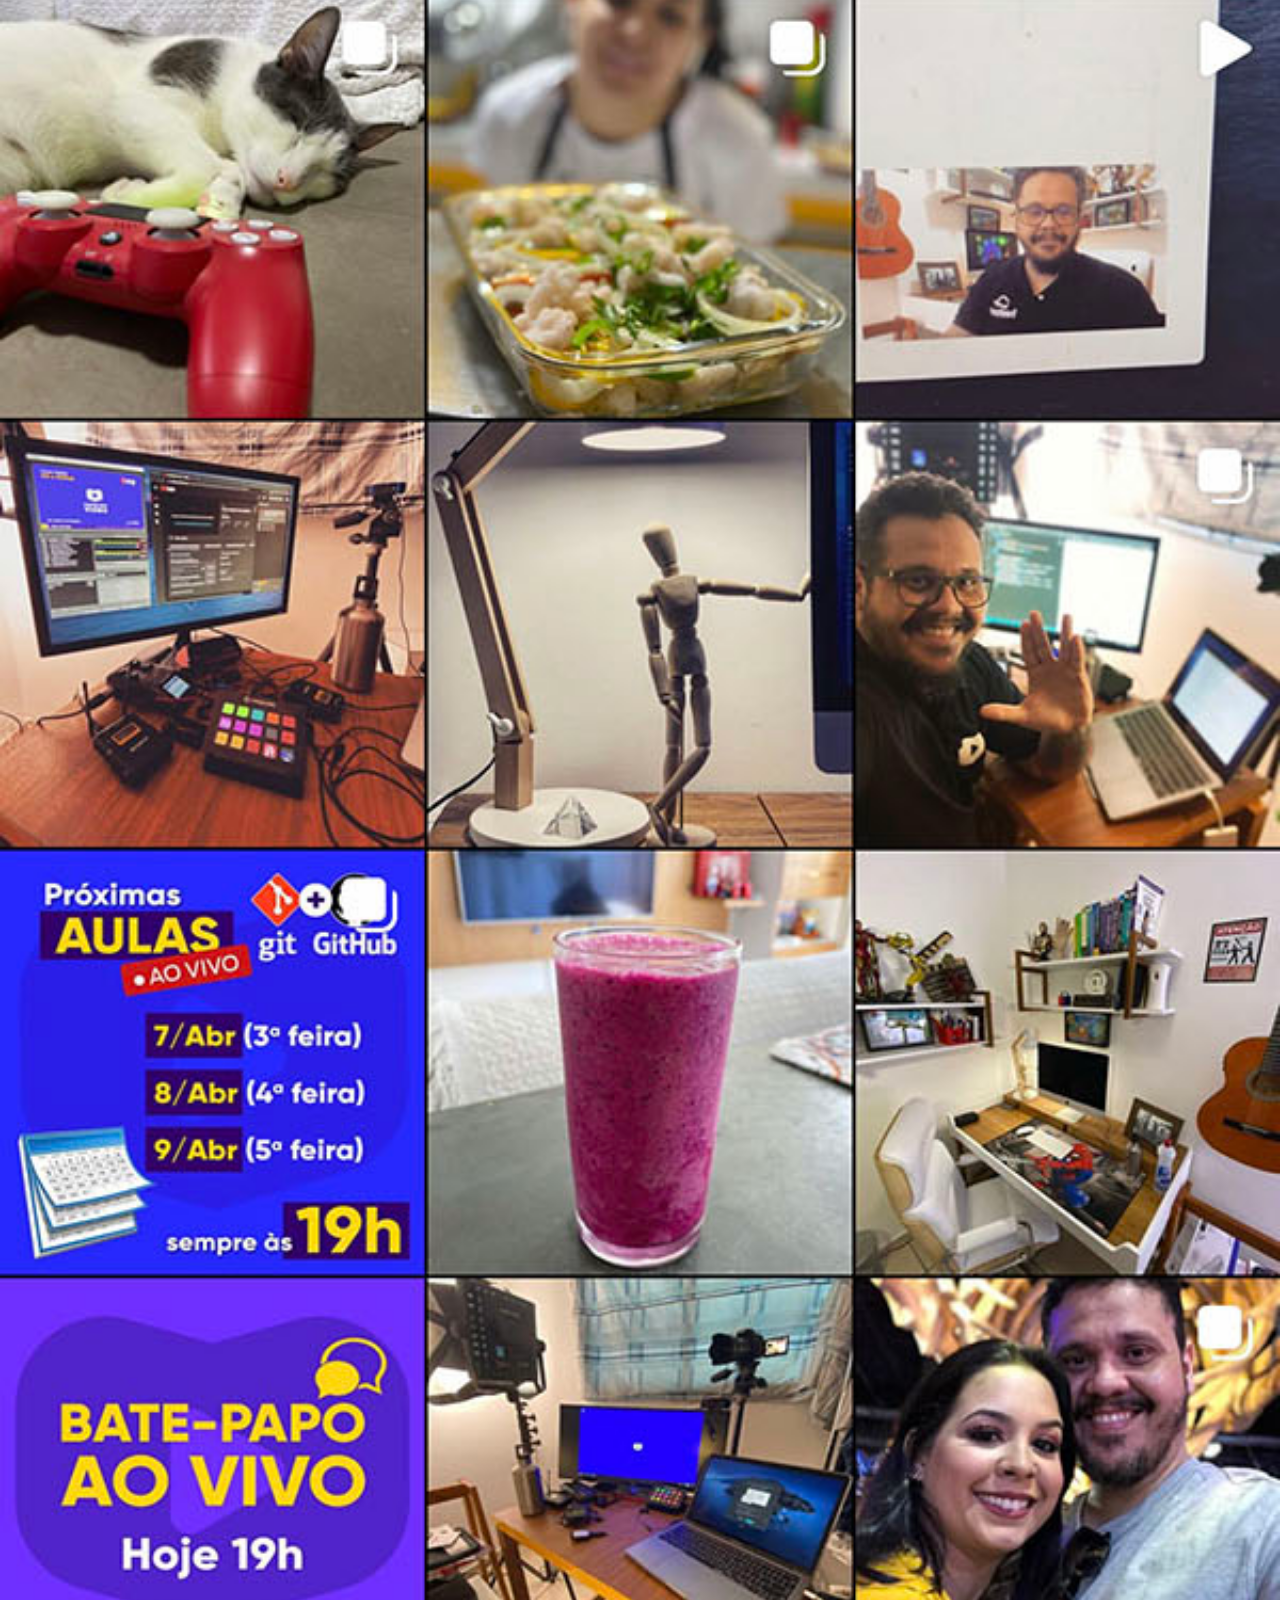
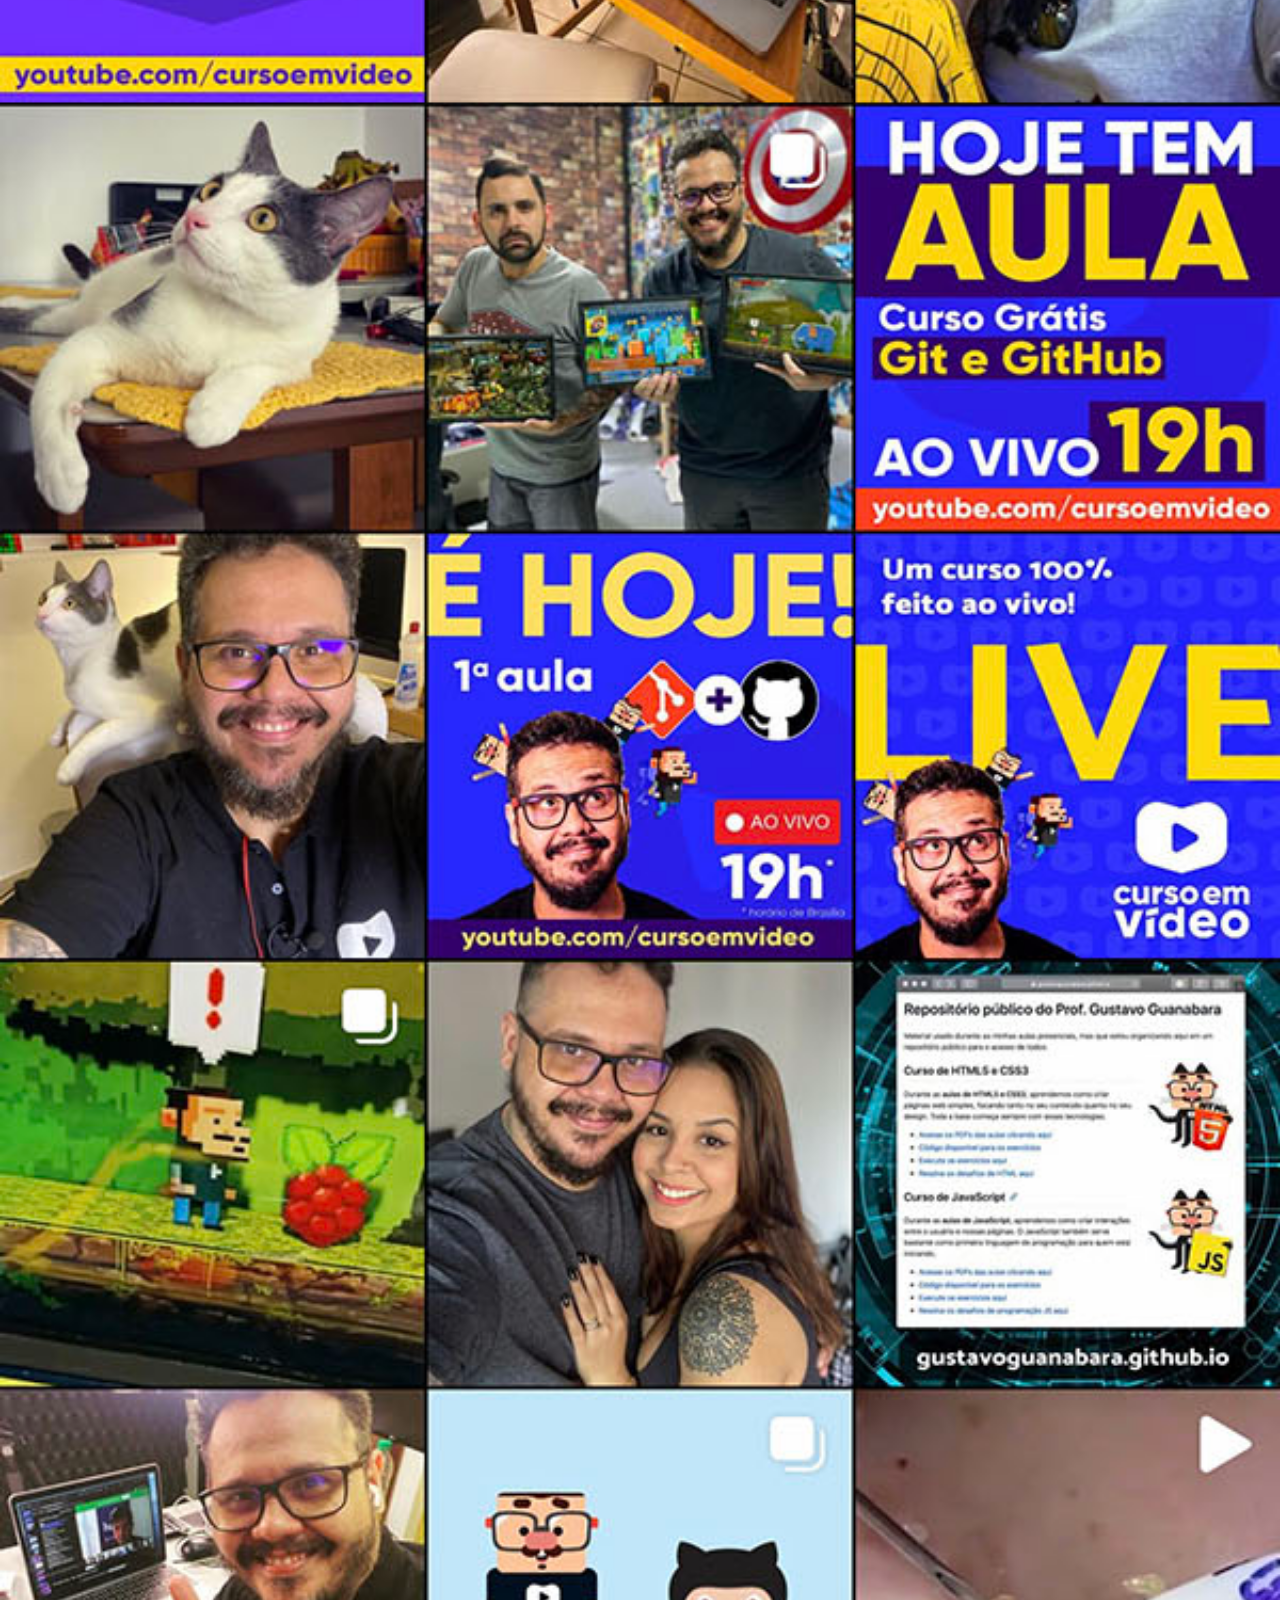
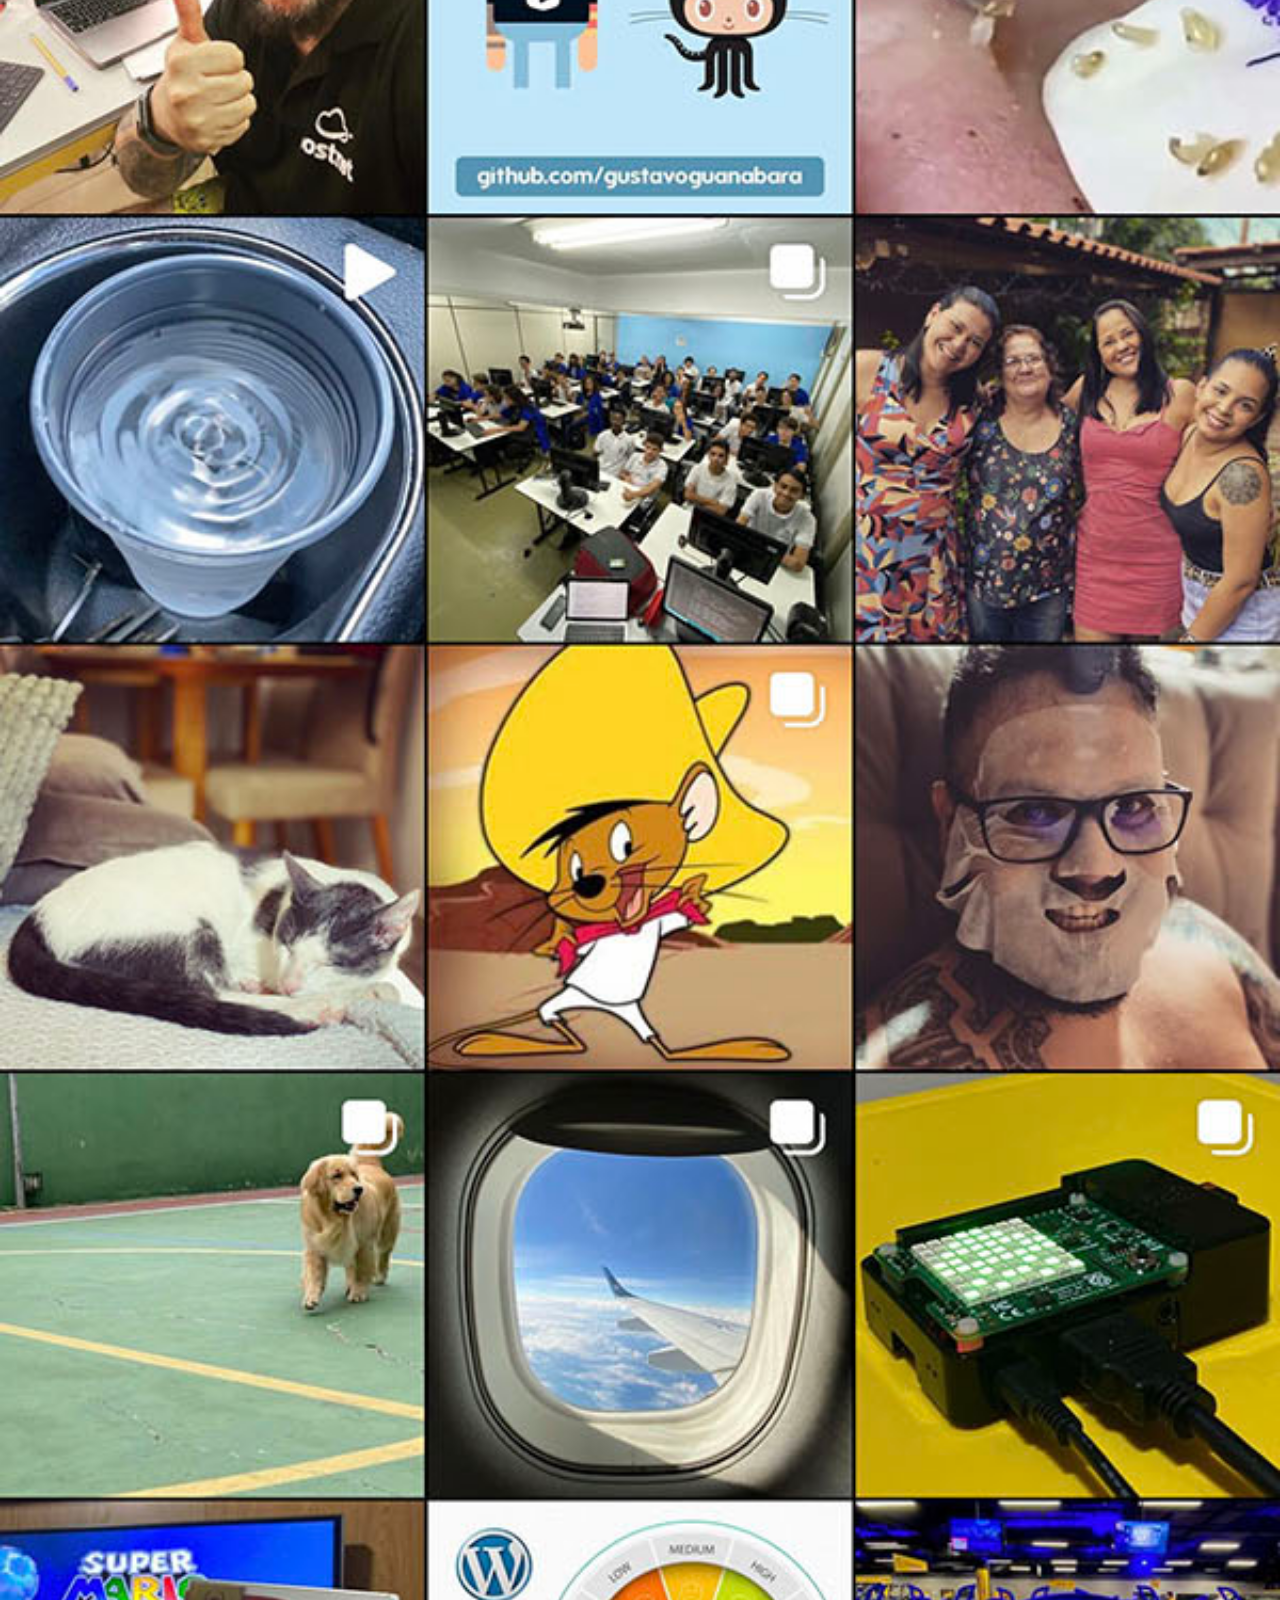
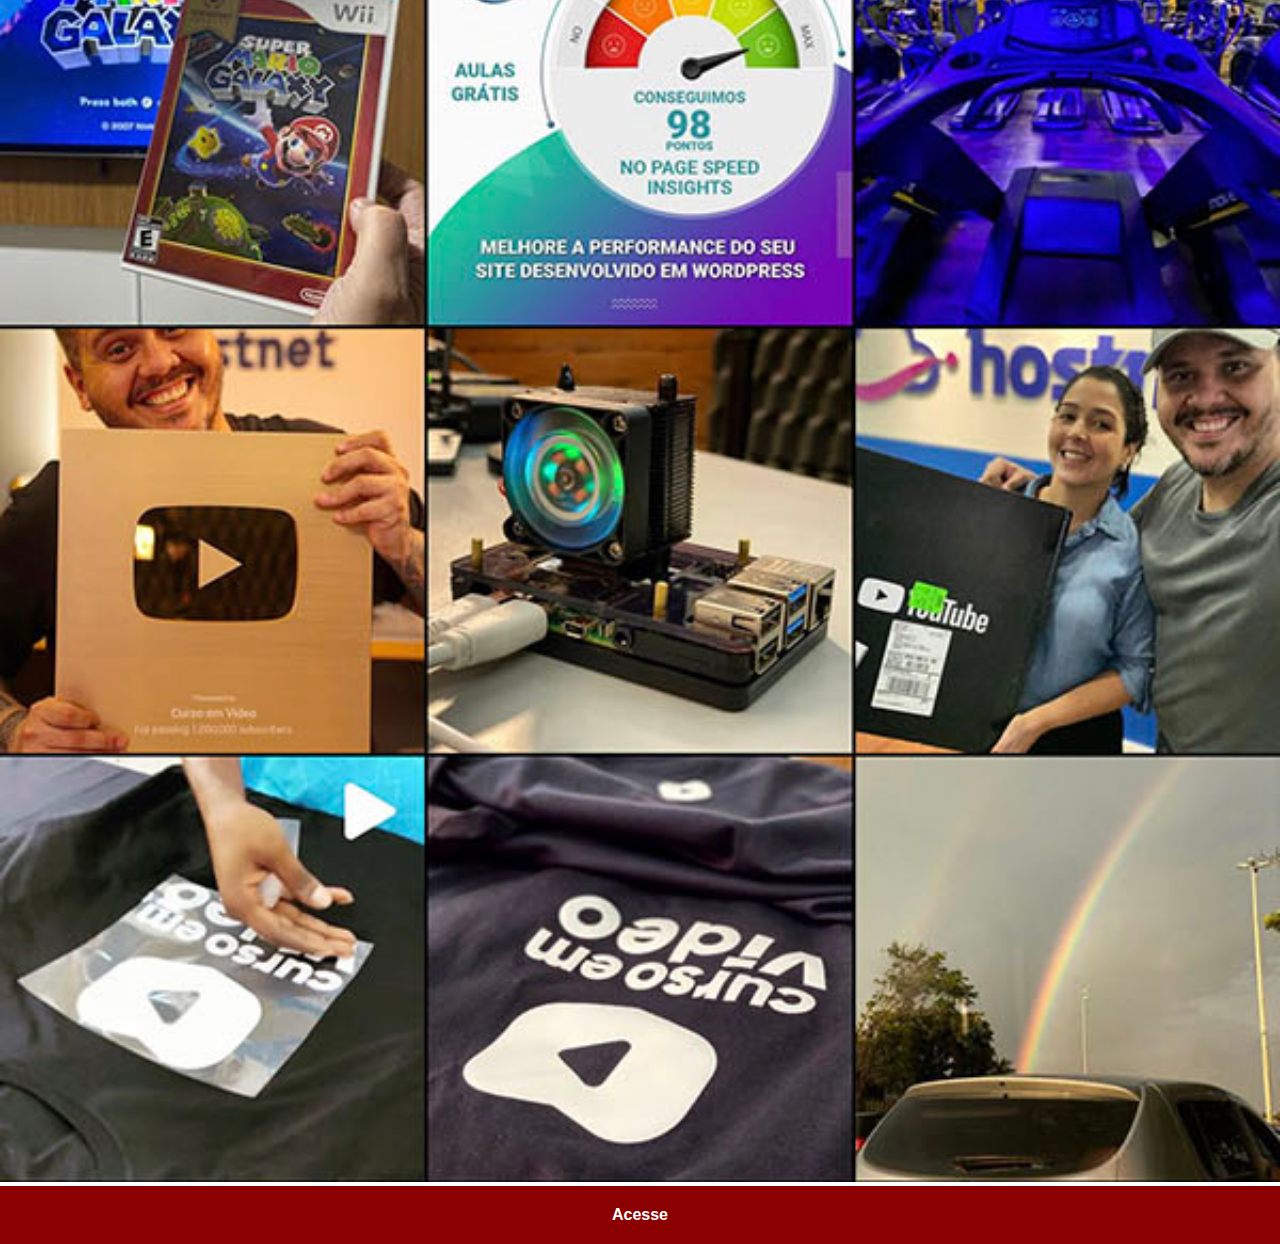
<file: instagran.html>
<!DOCTYPE html>
<html lang="pt-br">
<head>
    <meta charset="UTF-8">
    <meta name="viewport" content="width=device-width, initial-scale=1.0">
    <title>instagran</title>
    <link rel="stylesheet" href="Estilos/social.css">
</head>
<body>
    <img src="imagens/tela-instagram.jpg" alt="">
    <a href="https://www.instagram.com/" target="_blank">Acesse</a>
</body>
</html>
</file>
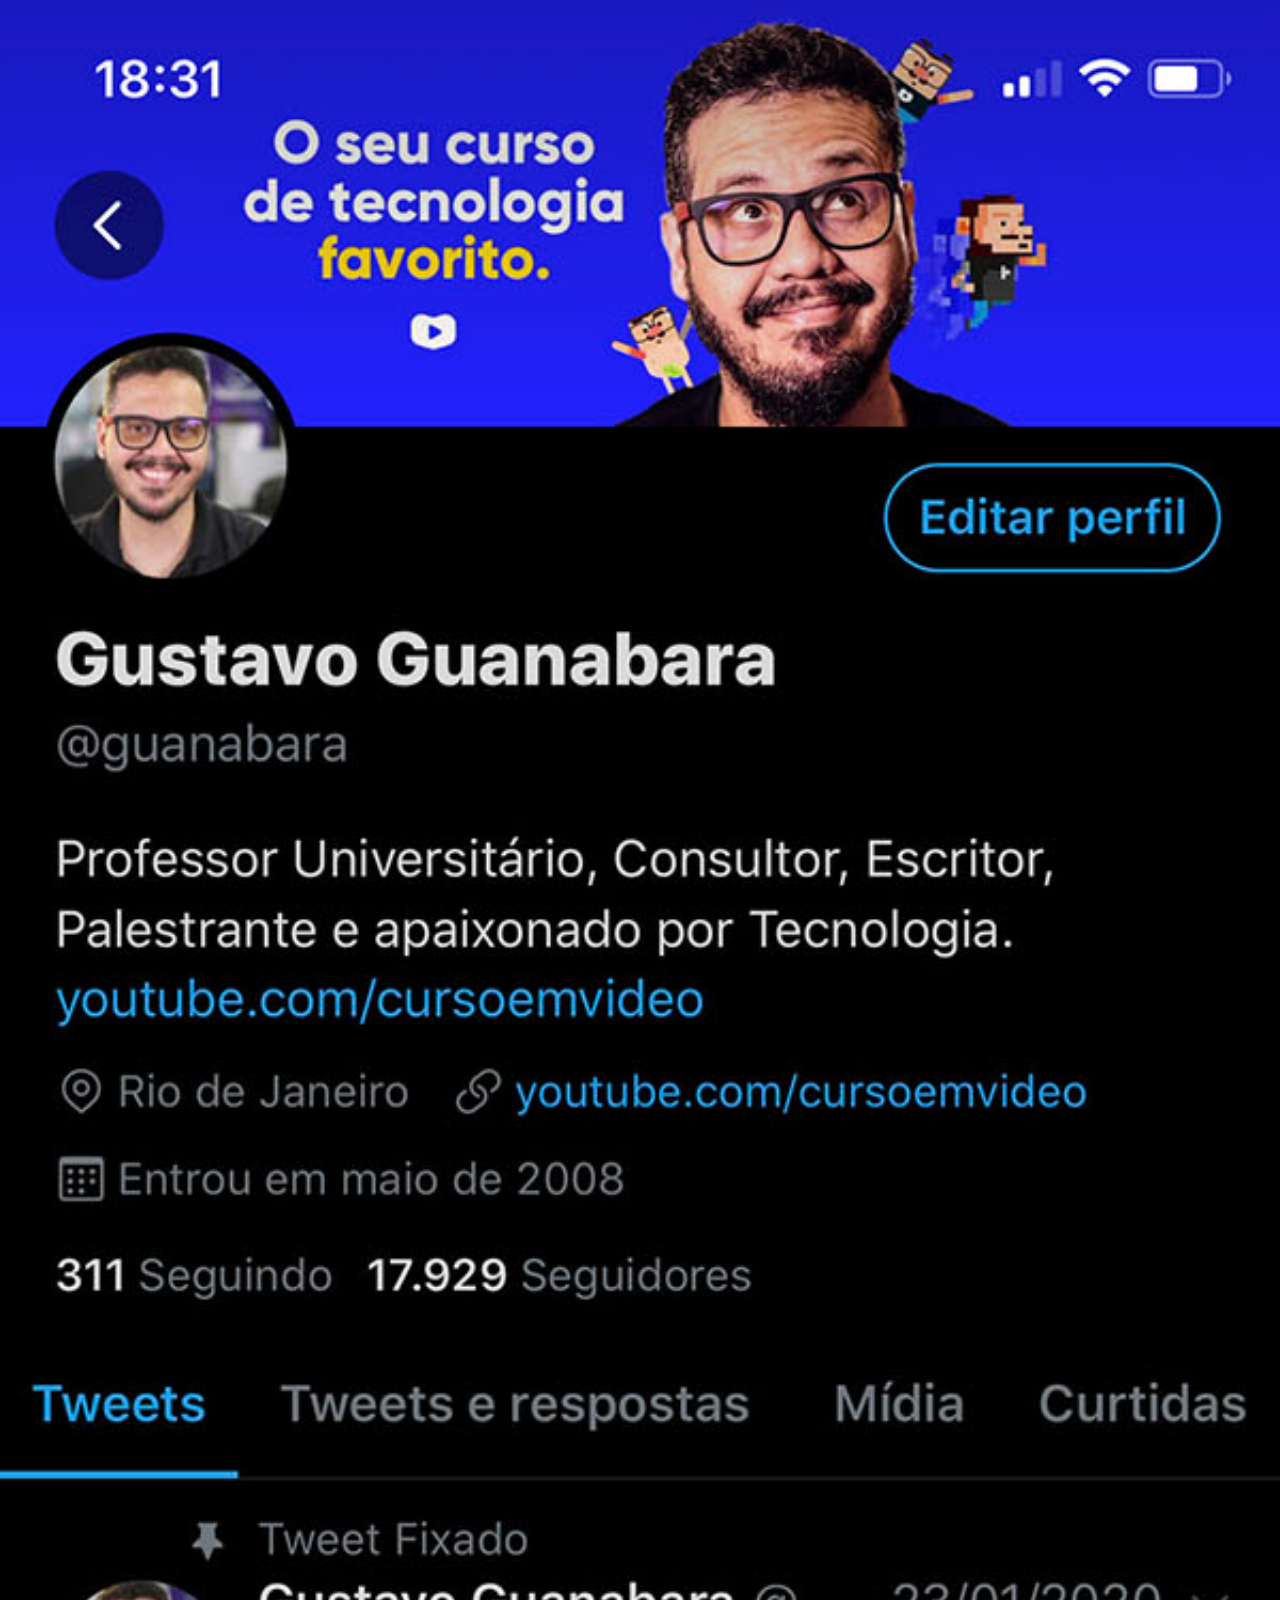
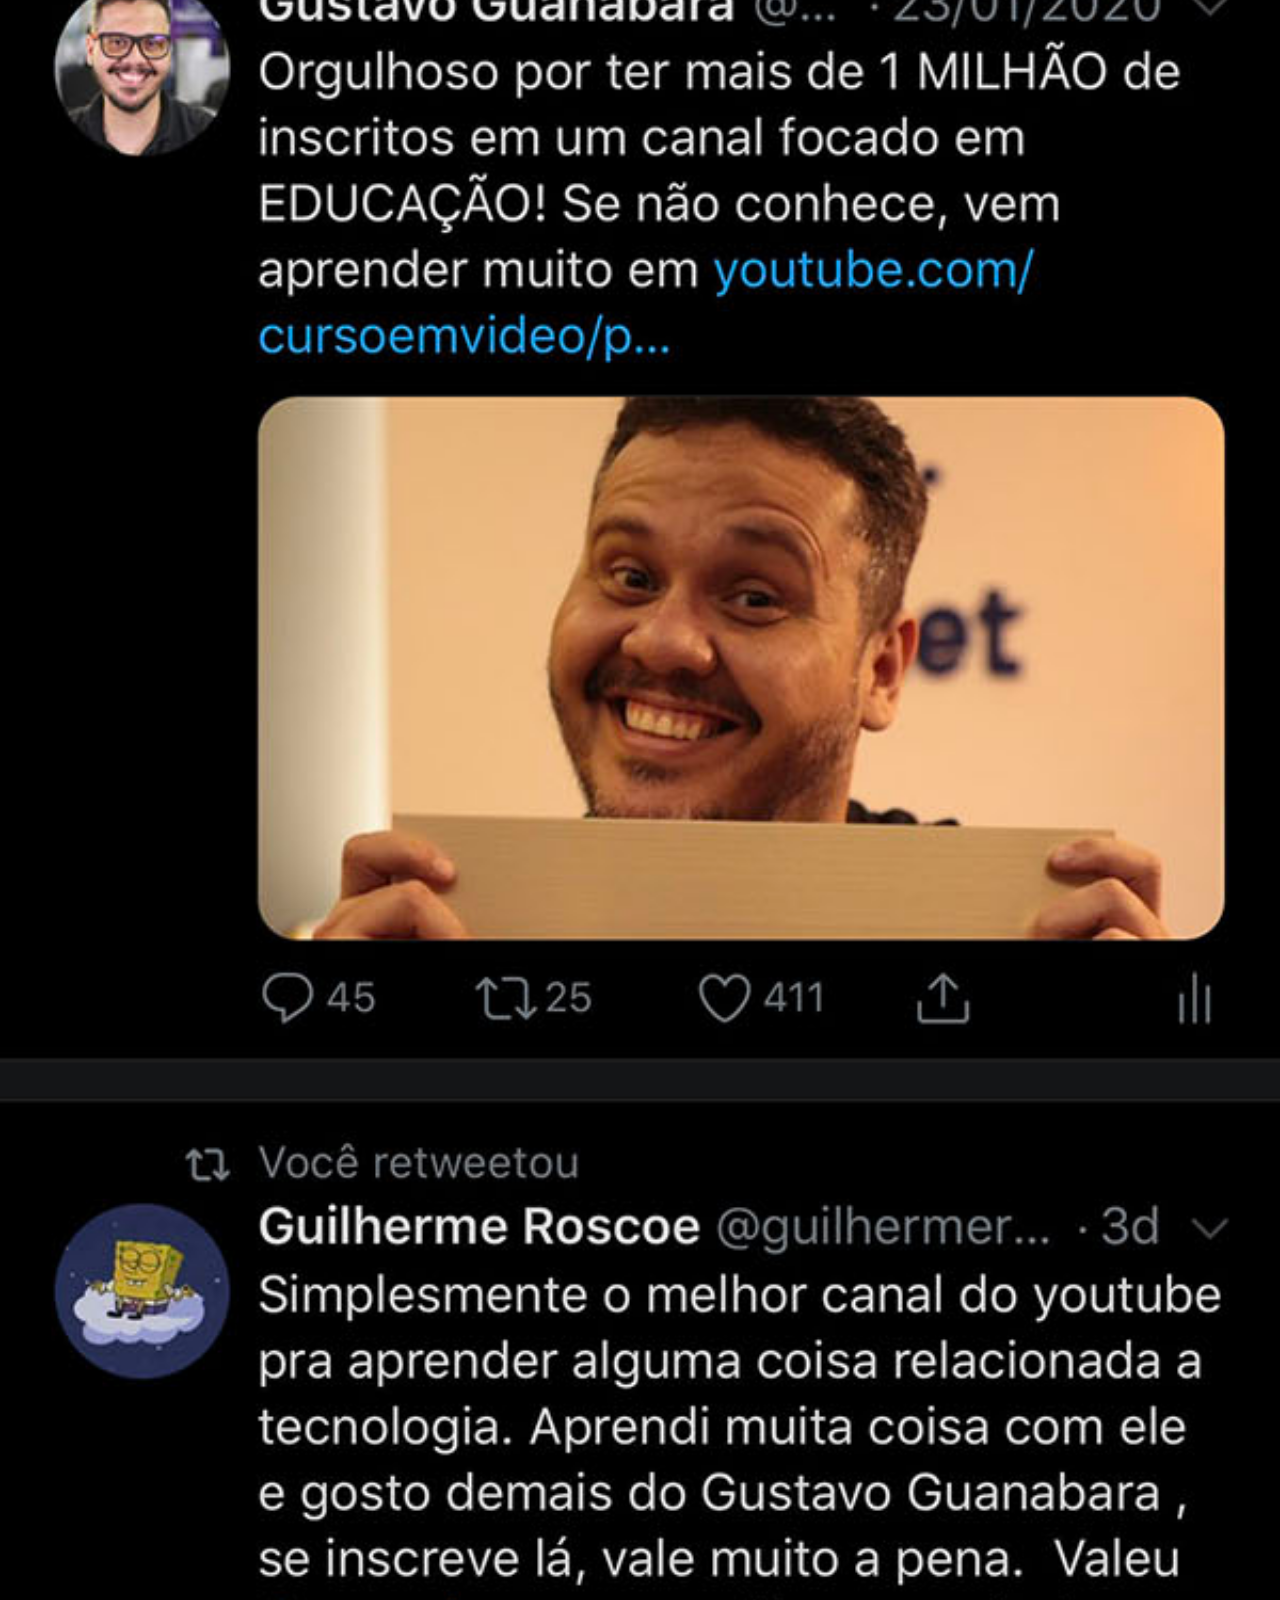
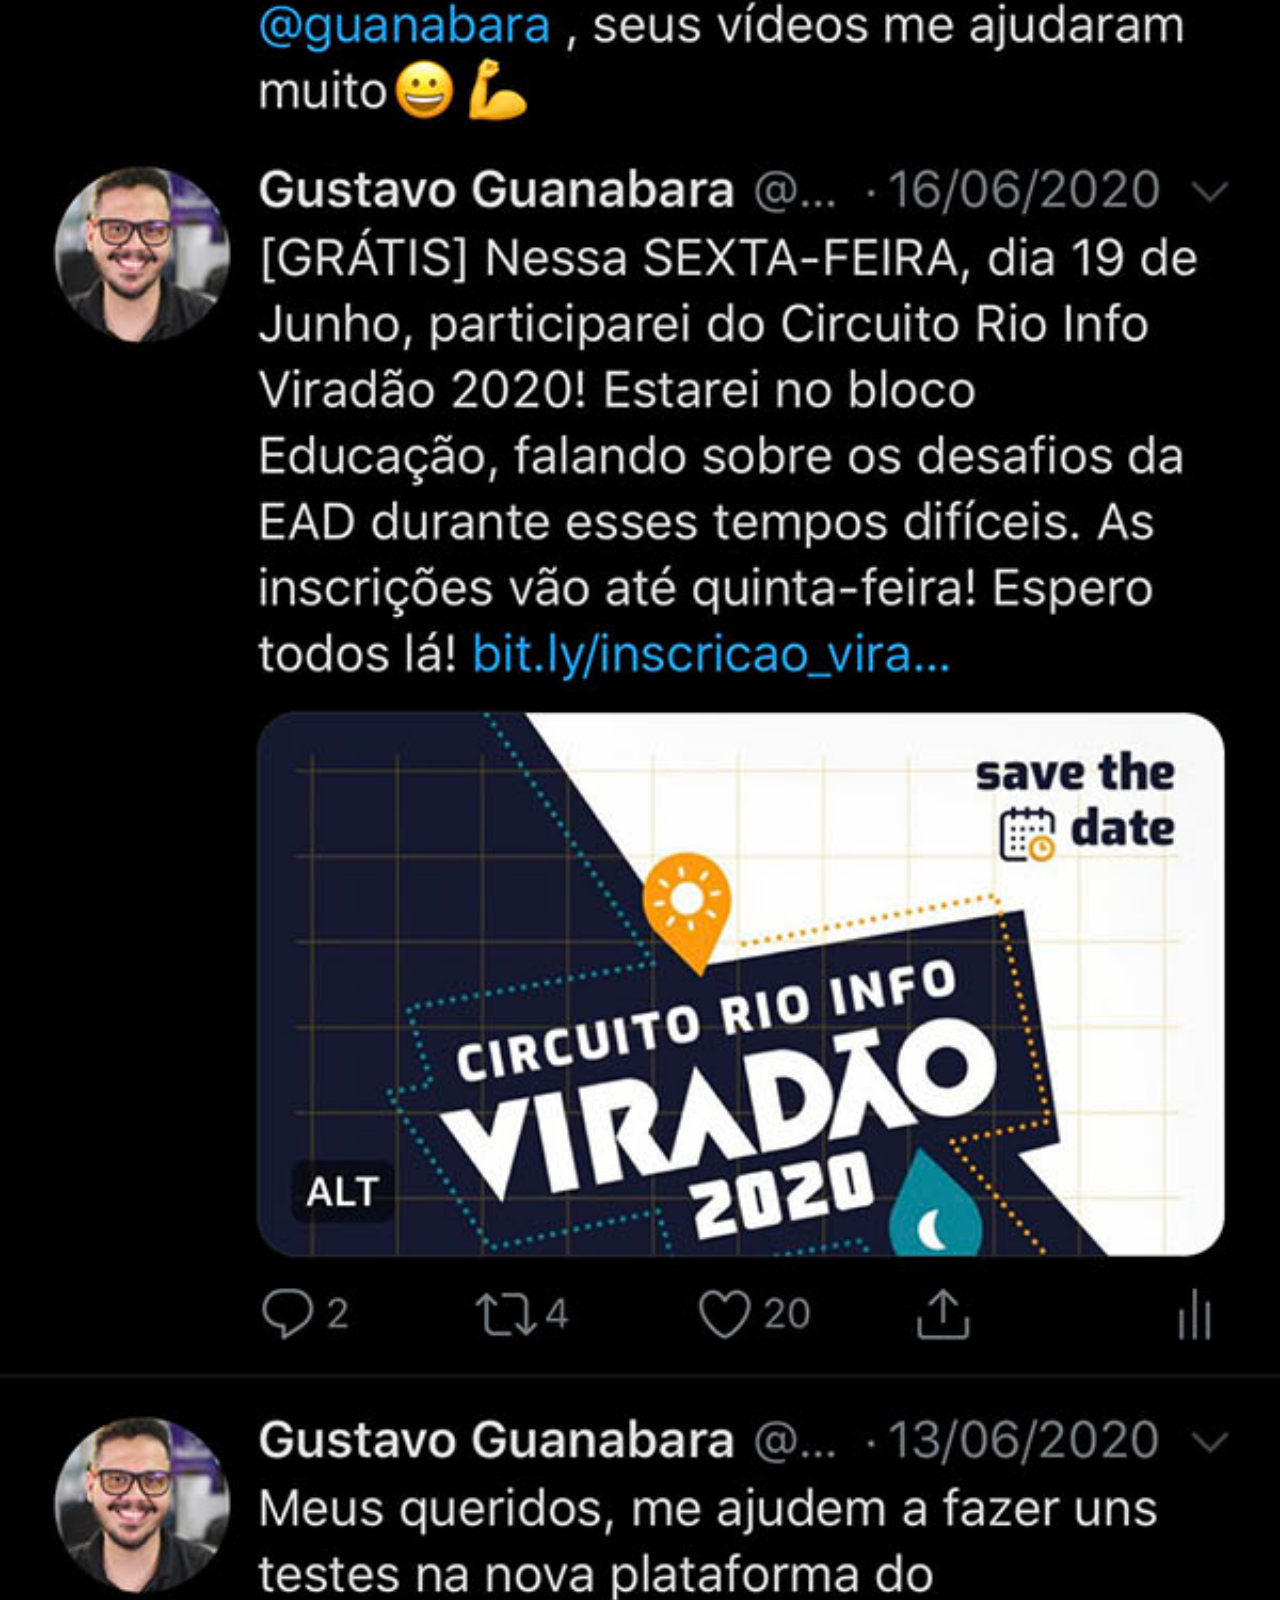
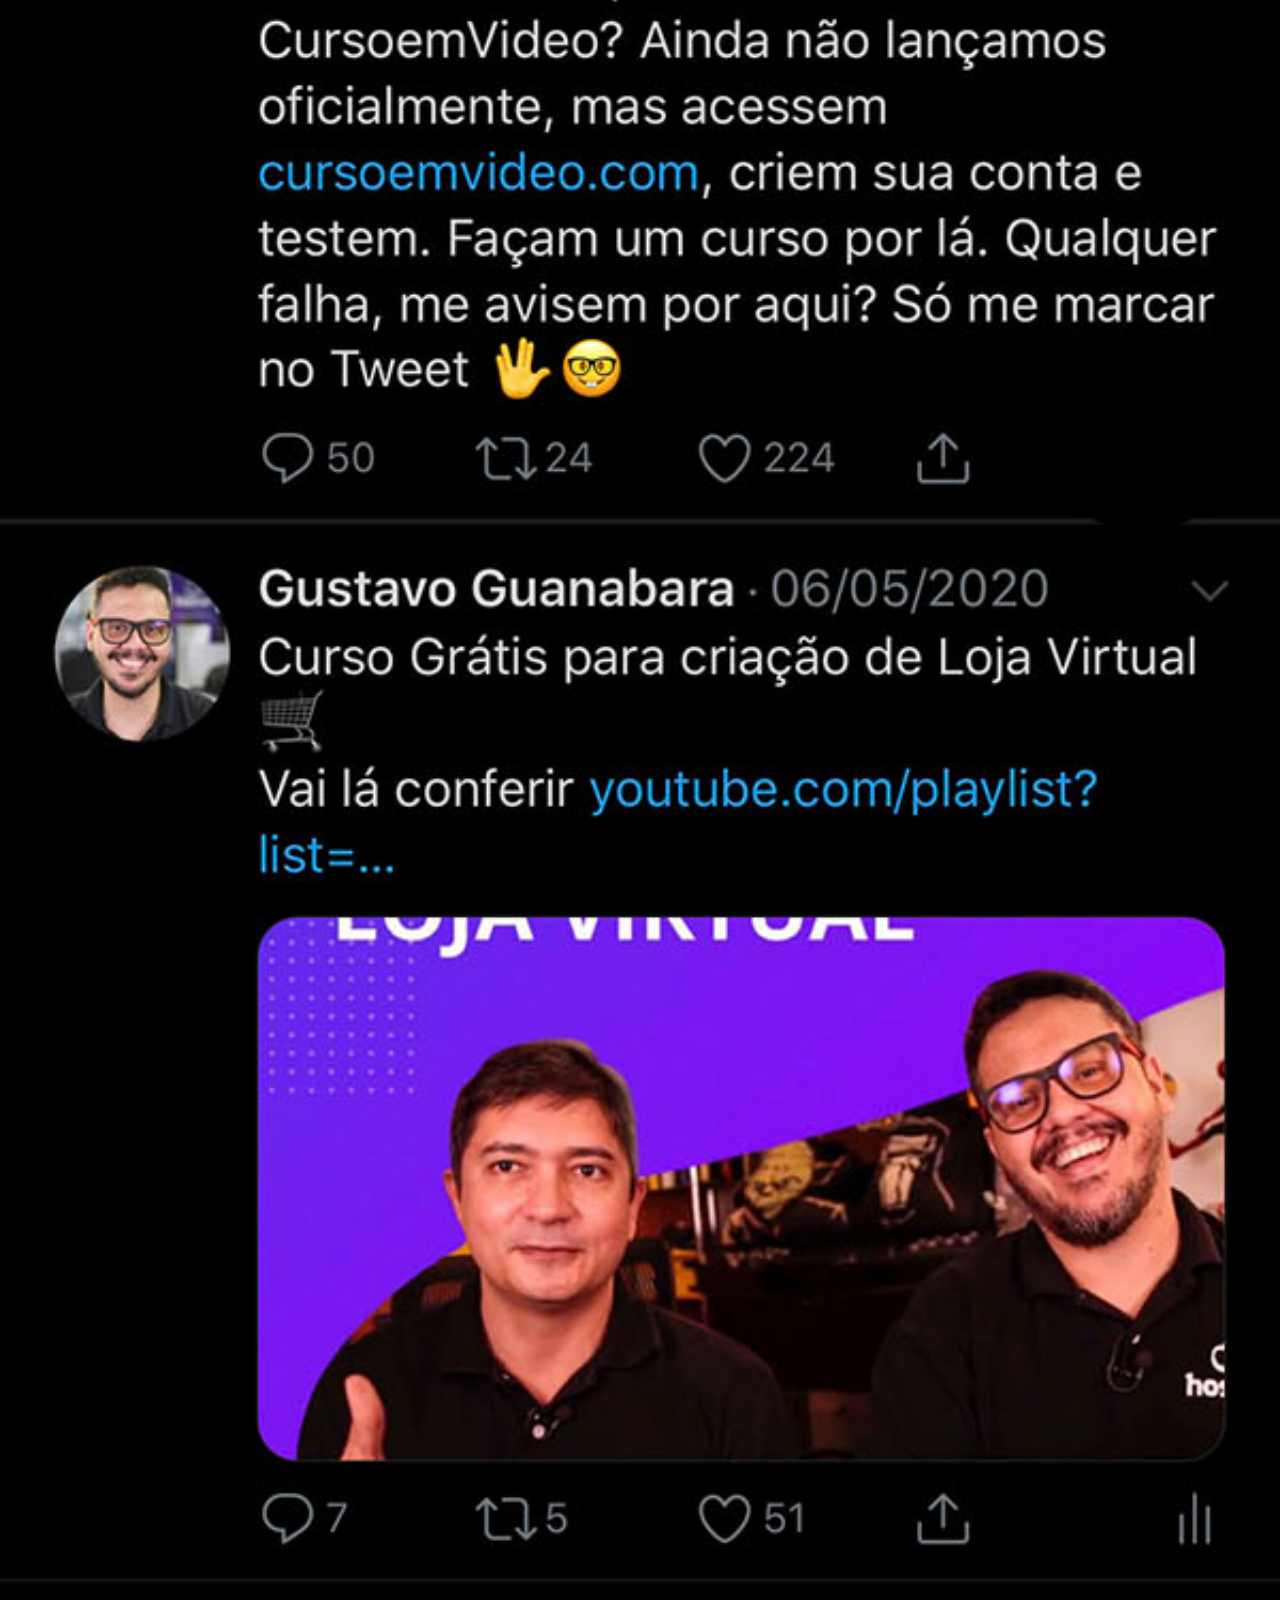
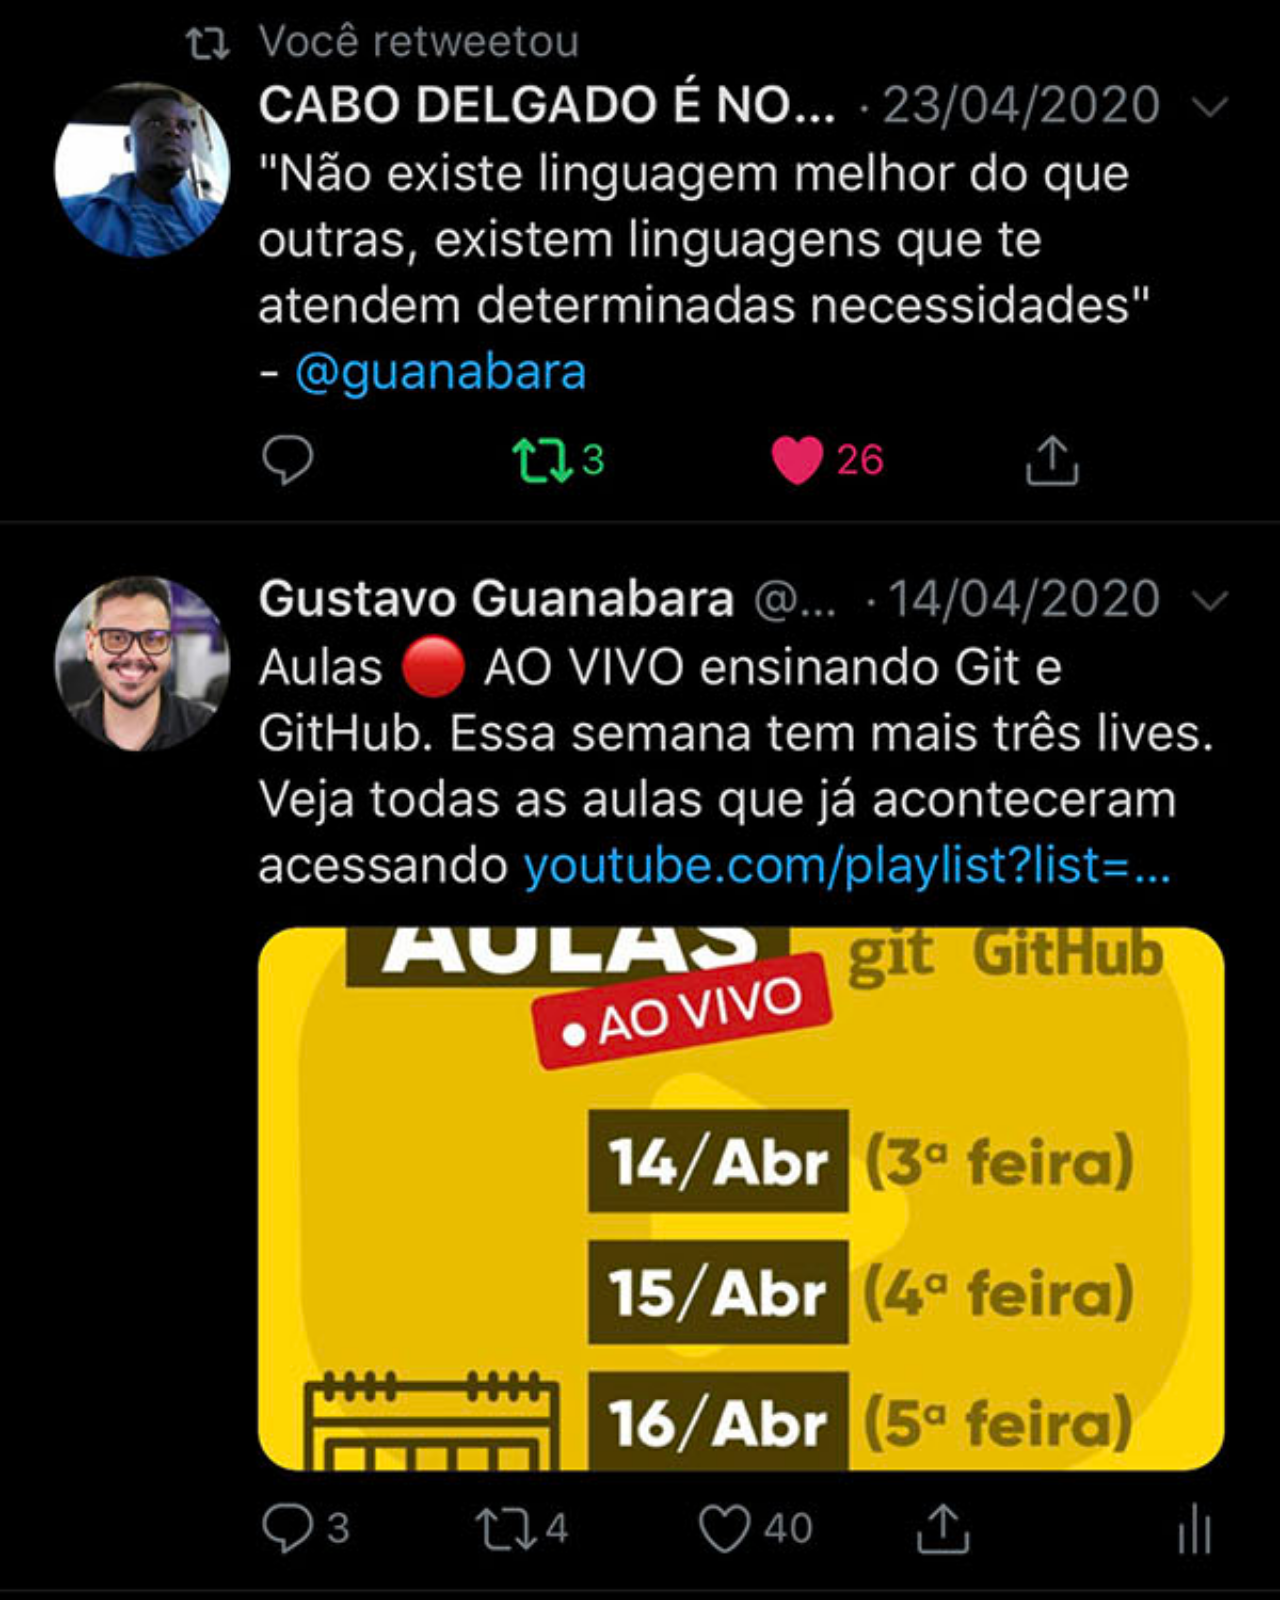
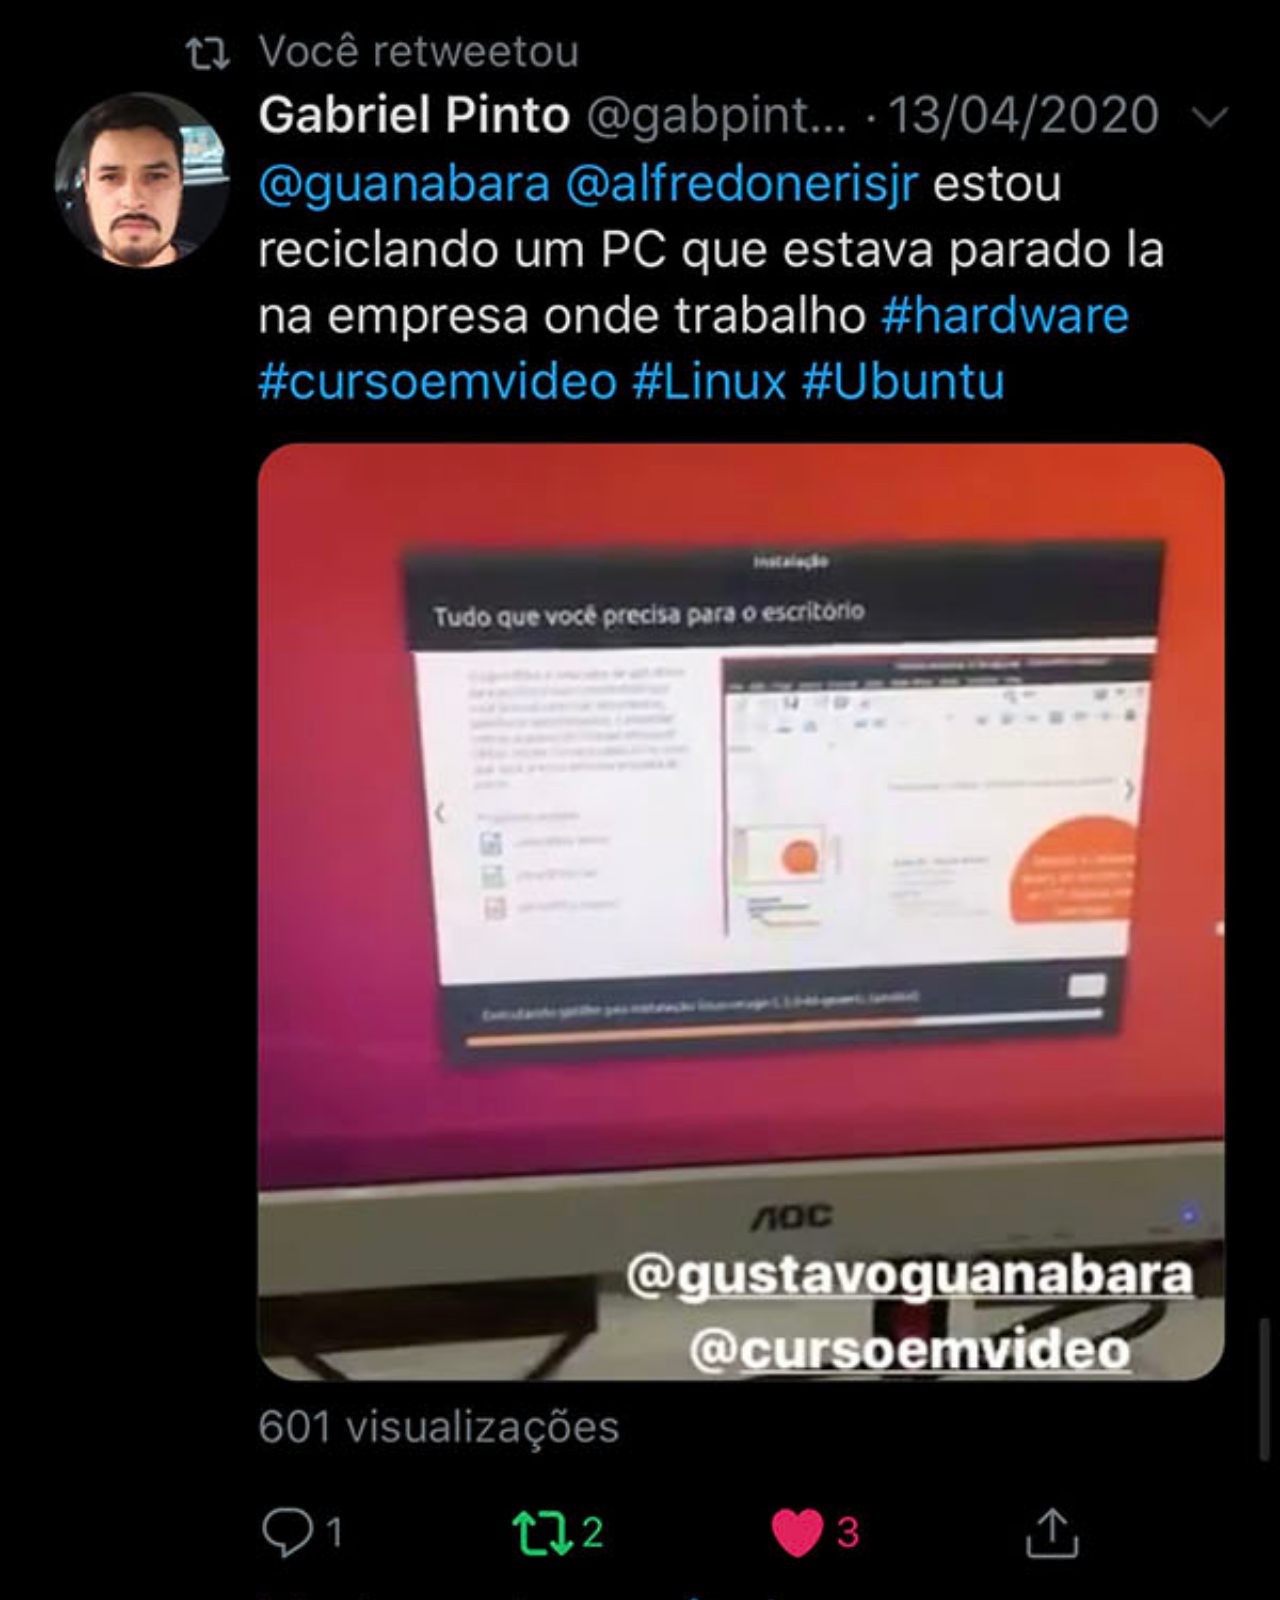
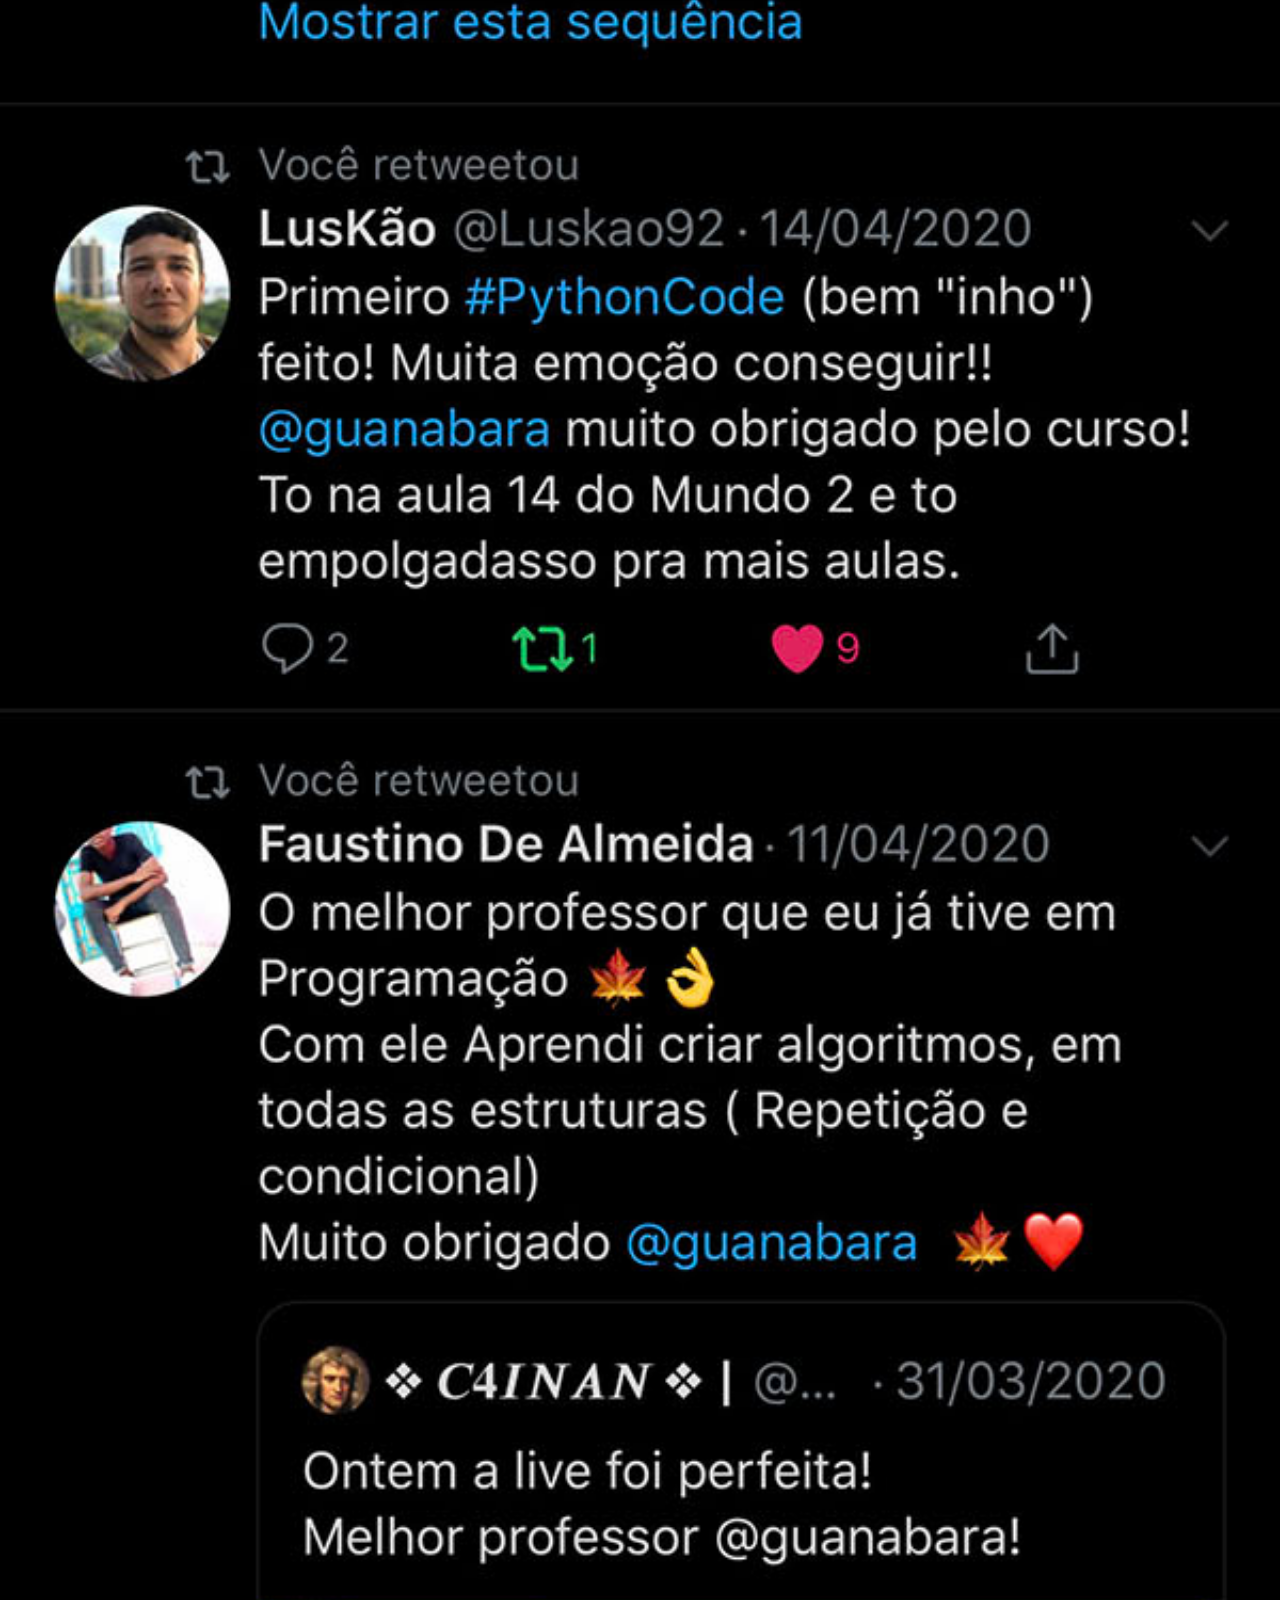
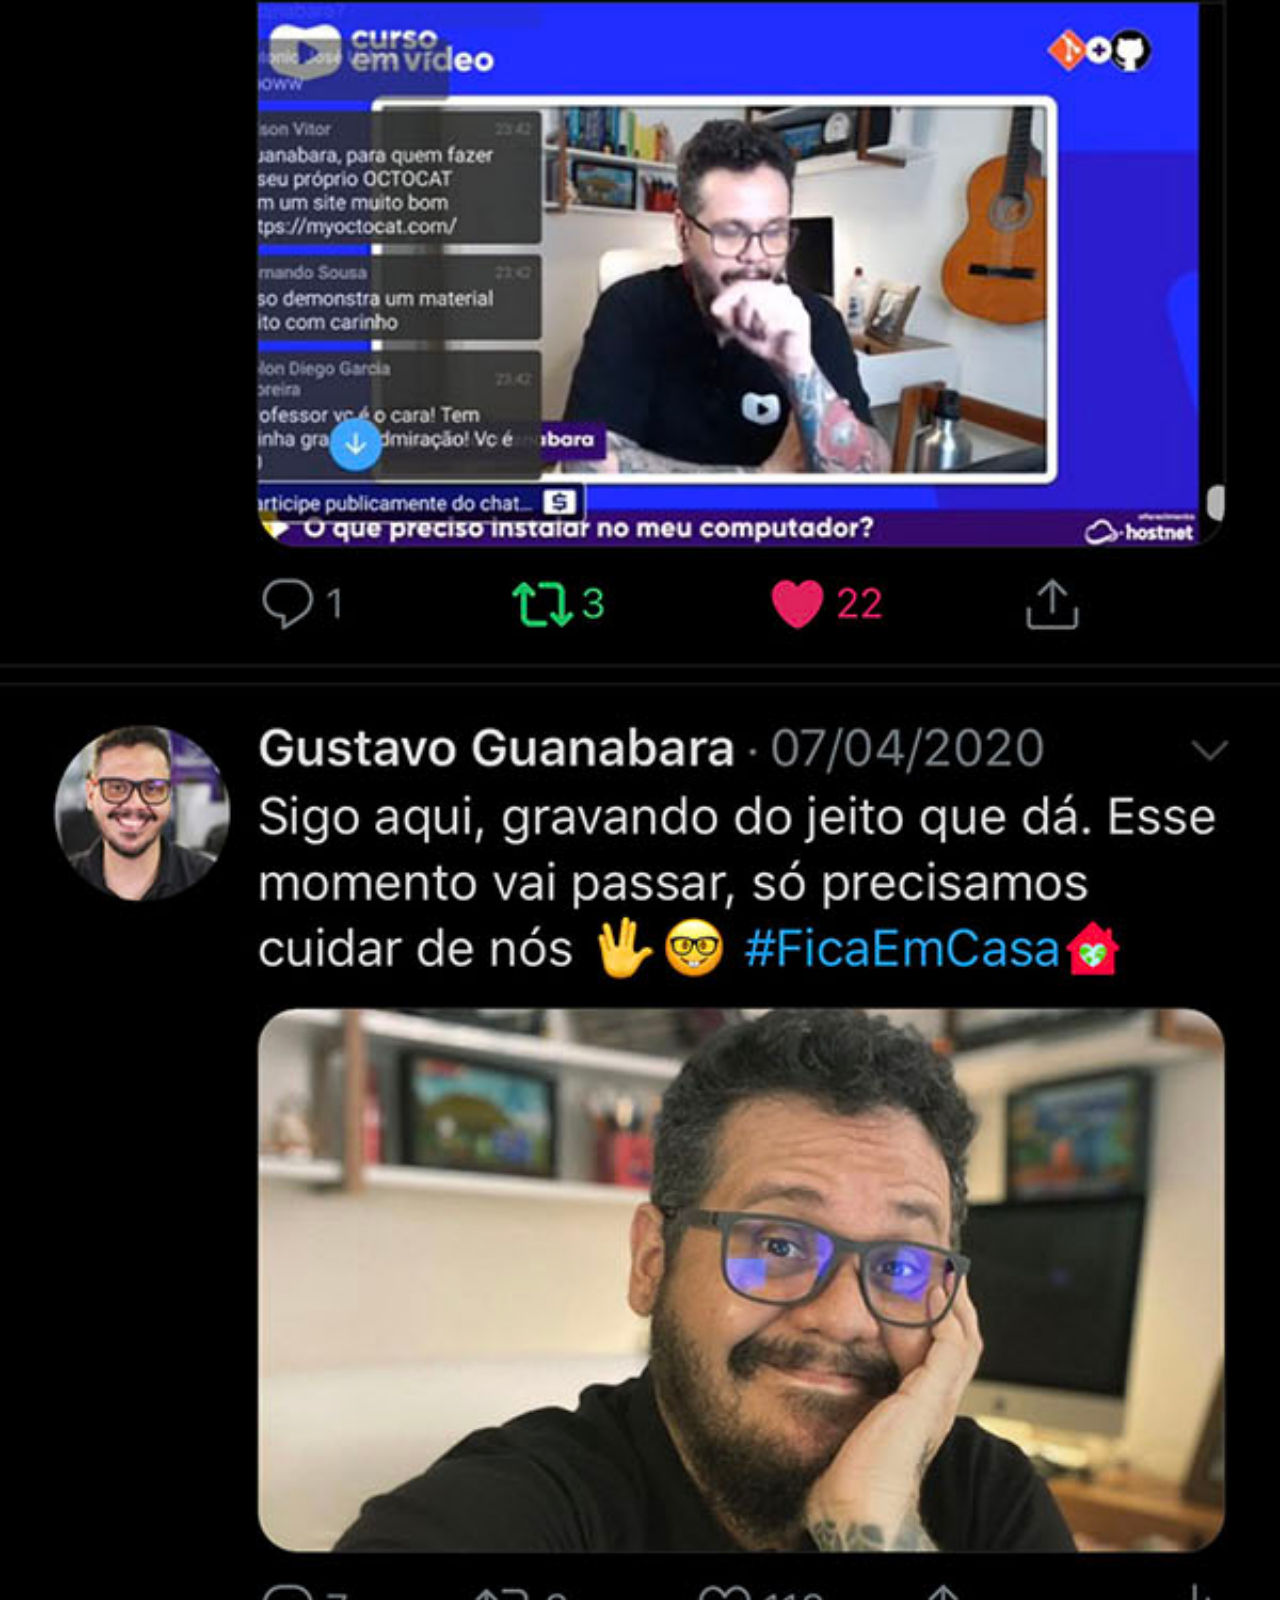
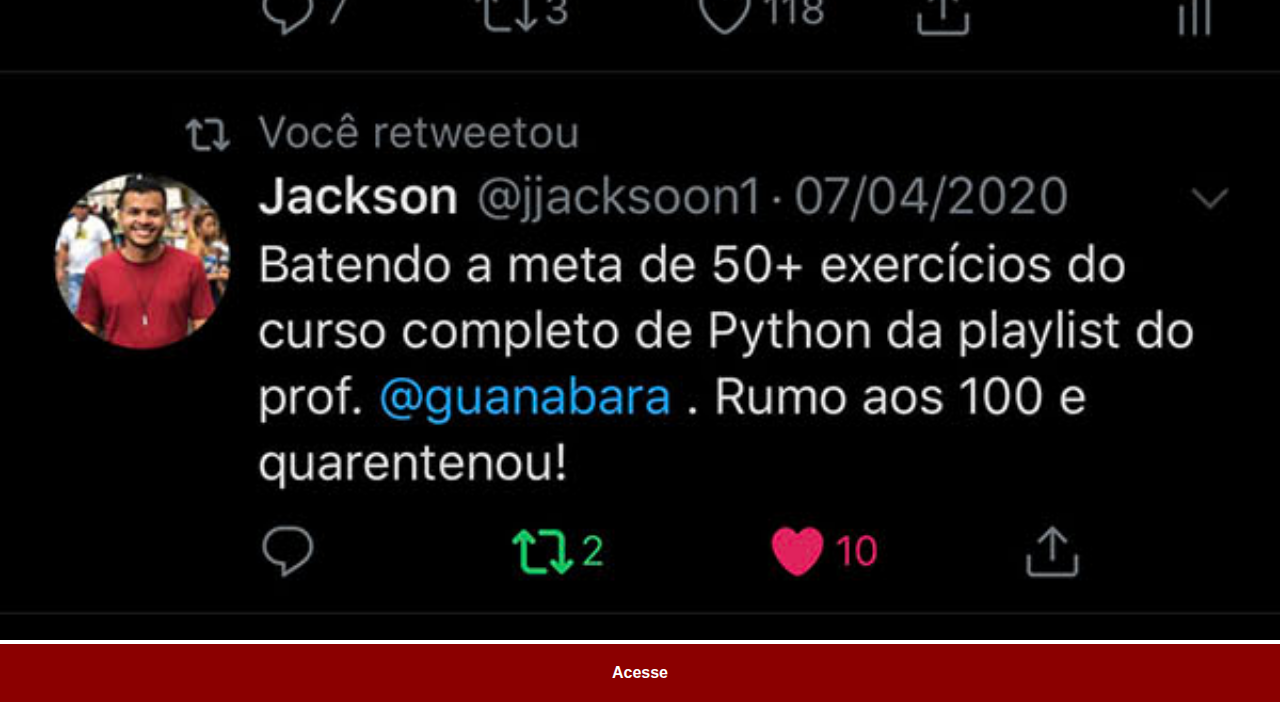
<file: twitter.html>
<!DOCTYPE html>
<html lang="pt-br">
<head>
    <meta charset="UTF-8">
    <meta name="viewport" content="width=device-width, initial-scale=1.0">
    <title>twitter</title>
    <link rel="stylesheet" href="Estilos/social.css">
</head>
<body>
    <img src="imagens/tela-twitter.jpg" alt="">
    <a href="https://x.com/" target="_blank">Acesse</a>
</body>
</html>
</file>
<file: Estilos/style.css>
@charset "UTF-8";

*{
    margin: 0px;
    padding: 0px;
    font-family: Arial, Helvetica, sans-serif;
}


html, body{
    height: 100vh;
    width: 100vw;
    background-color: black;
}
body{
    background: url('../imagens/fundo-madeira.jpg') no-repeat top center;
    background-size: cover;
    background-attachment: fixed;
}
main{
    height: 100vh;
    position: relative;
}

#telefone{
    position: absolute;
    top: 50%;
    left: 50%;
    transform: translate(-50%, -50%);

    height: 627px;
    width: 311px;
    background: url('../imagens/frame-iphone.png')
    no-repeat;
}
#tela{
    position: relative;
    top: 80px;
    left: 22px;
    width: 267px;
    height: 471px;
}
#redes-sociais{
    text-align: right;
}
#redes-sociais img{
    width: 50px;
    margin: 10px;
    border-radius: 50%;
    box-shadow: 2px 2px 5px rgba(0, 0, 0, 0.219);
    box-sizing: border-box;
}
#redes-sociais img:hover{
    border: 2px solid rgba(255, 255, 255, 0.515);
    transform: translate(-2px, -2px);
    box-shadow: 5px 5px 10px rgba(0, 0, 0, 0.4);
    transition: 0.5s;
}
</file>
<file: Estilos/social.css>
@charset "UTF-8";

*{
            margin: 0px;
            padding: 0px;
            font-family: Arial, Helvetica, sans-serif;
        }

        ::-webkit-scrollbar{
            width: 0px;
            height: 0px;
          }

          img{
            width: 100vw;
          }
          a{
               display: block;
               background-color: darkred;
               padding: 20px;
               text-align: center;
               font-weight: bolder;
               text-decoration: none;
               color: white;
          }
          a:hover{
            background-color: red;
            transition: 0.2s;
          }
          a:active{
            color:gray;
          }
</file>
